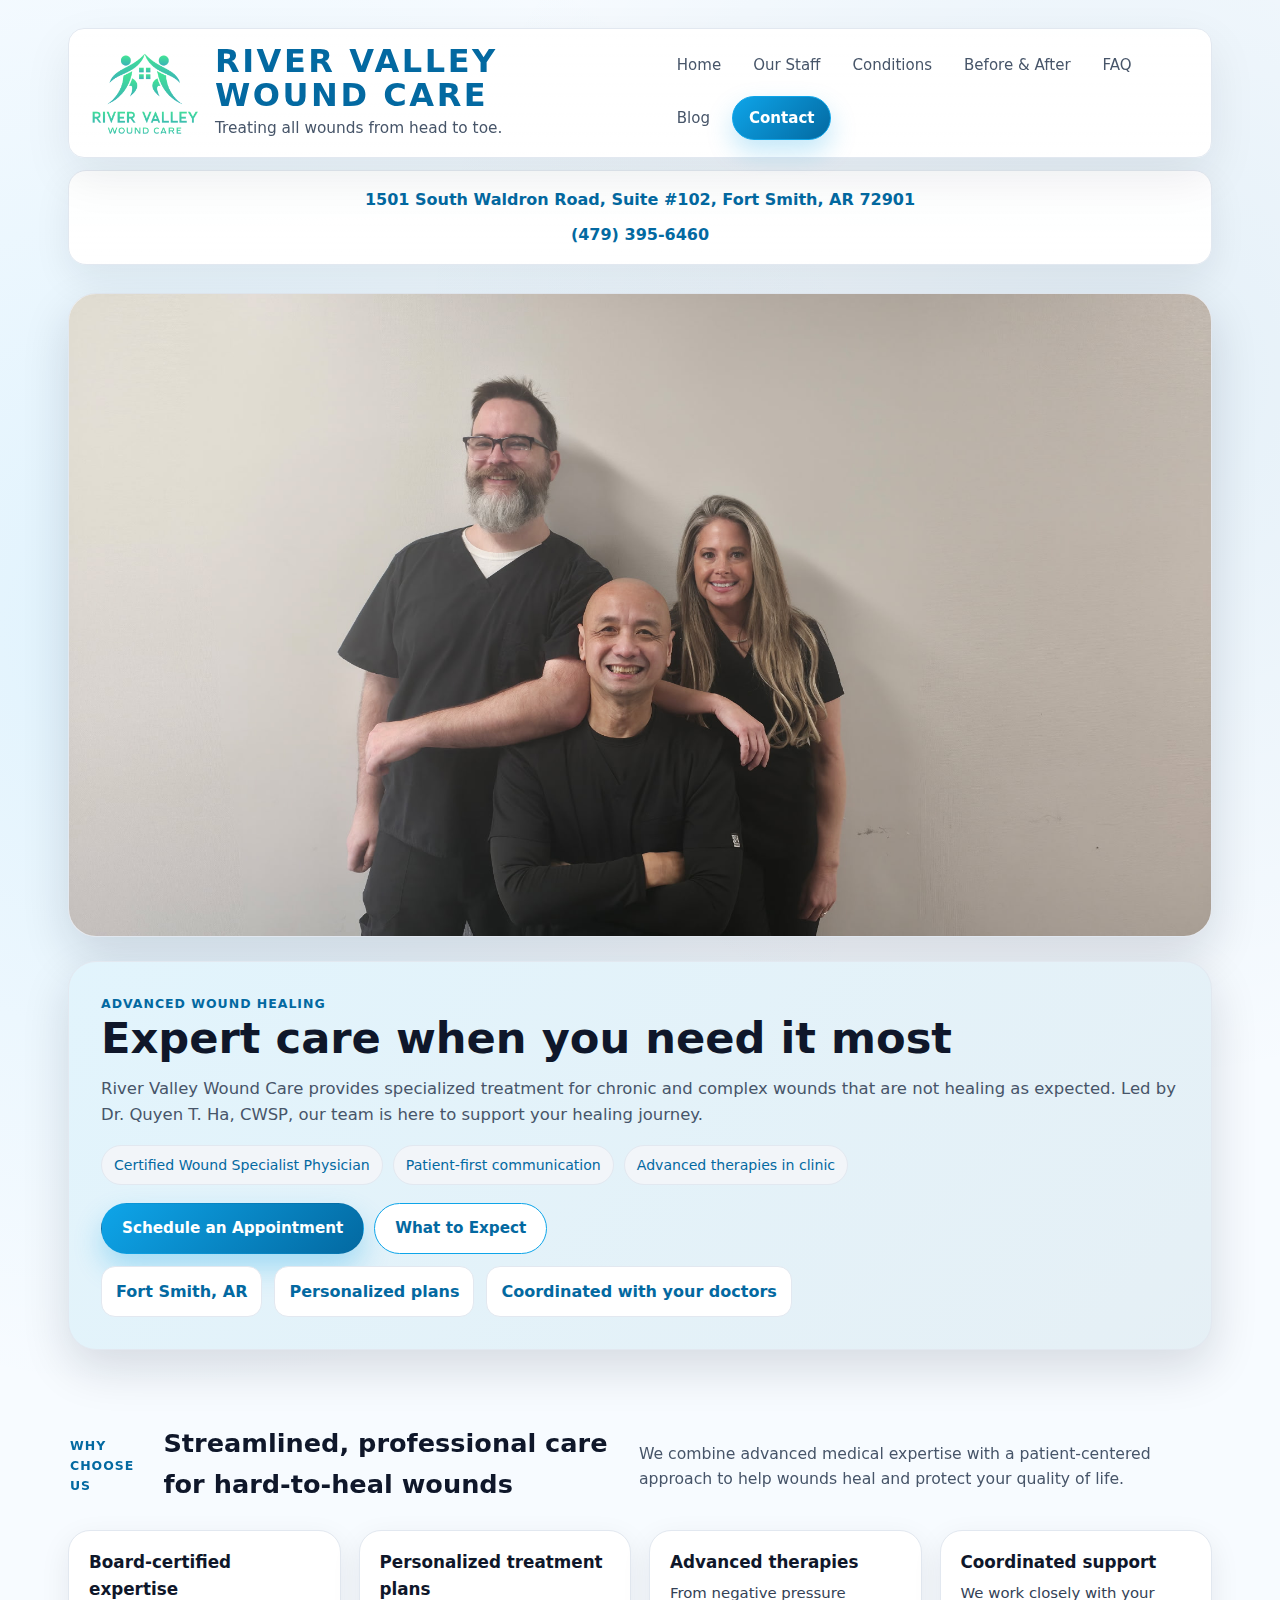
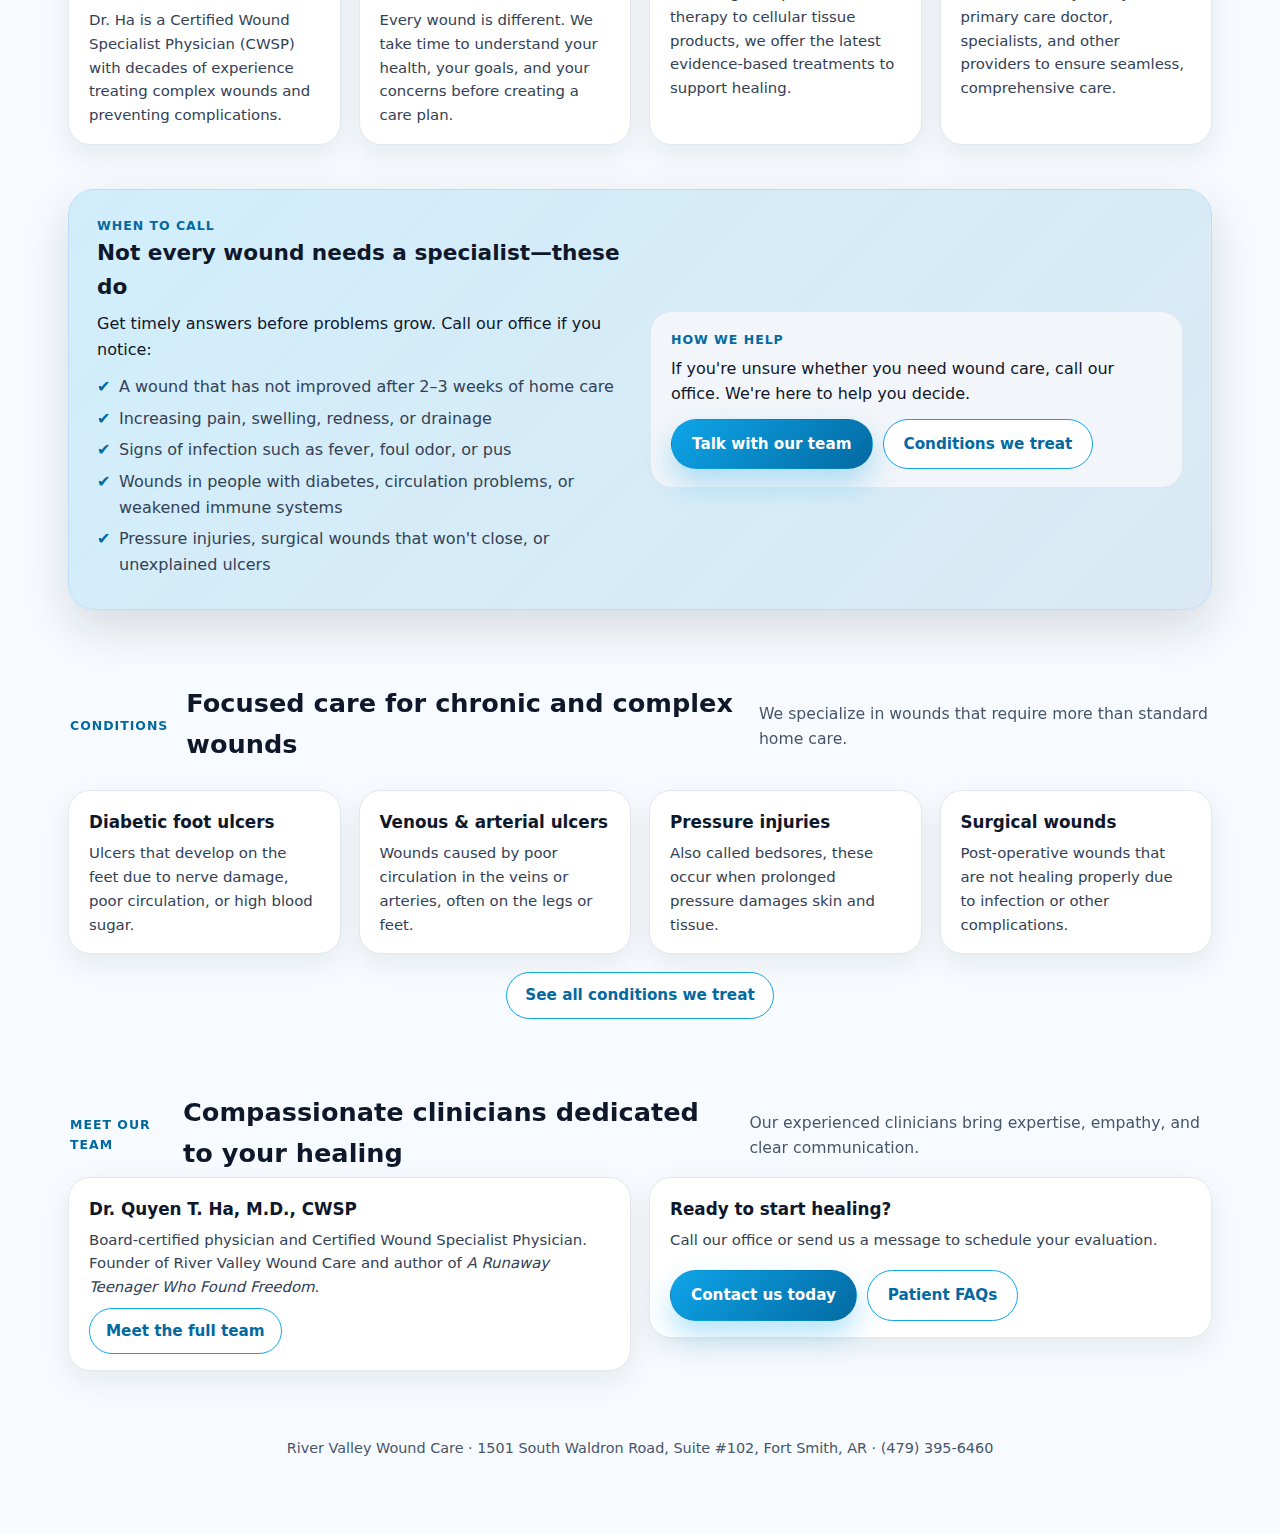
<file: index.html>
<!DOCTYPE html>
<html lang="en">
<head>
  <meta charset="UTF-8" />
  <title>River Valley Wound Care | Fort Smith, Arkansas</title>
  <meta name="viewport" content="width=device-width, initial-scale=1" />
  <meta
    name="description"
    content="River Valley Wound Care in Fort Smith, Arkansas delivers expert treatment for chronic and complex wounds with compassionate, patient-first care."
  />
  <link rel="stylesheet" href="css/styles.css" />
  <script defer src="js/navigation.js"></script>
</head>
<body>
  <div class="page">
    <div id="site-header"></div>

    <main>
      <section class="team-photo-banner">
        <img src="images/team/team-hero.jpg" alt="River Valley Wound Care team smiling together" />
      </section>

      <section class="hero">
        <div class="hero-content">
          <div class="eyebrow">Advanced wound healing</div>
          <h1>Expert care when you need it most</h1>
          <p>
            River Valley Wound Care provides specialized treatment for chronic and complex wounds that are not healing as expected. Led by Dr. Quyen T. Ha, CWSP, our team is here to support your healing journey.
          </p>
          <div class="badge-row">
            <span class="pill">Certified Wound Specialist Physician</span>
            <span class="pill">Patient-first communication</span>
            <span class="pill">Advanced therapies in clinic</span>
          </div>
          <div class="hero-actions">
            <a href="Contact.html" class="button primary">Schedule an Appointment</a>
            <a href="blog-wound-care-visit.html" class="button secondary">What to Expect</a>
          </div>
          <div class="stat-row">
            <a
              class="stat"
              href="https://www.google.com/maps?q=1501+South+Waldron+Road,+Suite+%23102,+Fort+Smith,+AR+72901"
              target="_blank"
              rel="noopener noreferrer"
            >
              Fort Smith, AR
            </a>
            <div class="stat">Personalized plans</div>
            <div class="stat">Coordinated with your doctors</div>
          </div>
        </div>
      </section>

      <section class="section">
        <header>
          <div class="eyebrow">Why choose us</div>
          <h2>Streamlined, professional care for hard-to-heal wounds</h2>
          <p class="intro">
            We combine advanced medical expertise with a patient-centered approach to help wounds heal and protect your quality of life.
          </p>
        </header>
        <div class="grid">
          <div class="card">
            <h3>Board-certified expertise</h3>
            <p>Dr. Ha is a Certified Wound Specialist Physician (CWSP) with decades of experience treating complex wounds and preventing complications.</p>
          </div>
          <div class="card">
            <h3>Personalized treatment plans</h3>
            <p>Every wound is different. We take time to understand your health, your goals, and your concerns before creating a care plan.</p>
          </div>
          <div class="card">
            <h3>Advanced therapies</h3>
            <p>From negative pressure therapy to cellular tissue products, we offer the latest evidence-based treatments to support healing.</p>
          </div>
          <div class="card">
            <h3>Coordinated support</h3>
            <p>We work closely with your primary care doctor, specialists, and other providers to ensure seamless, comprehensive care.</p>
          </div>
        </div>
      </section>

      <section class="highlight">
        <div>
          <div class="eyebrow">When to call</div>
          <h2>Not every wound needs a specialist—these do</h2>
          <p>Get timely answers before problems grow. Call our office if you notice:</p>
          <ul class="list-check">
            <li>A wound that has not improved after 2–3 weeks of home care</li>
            <li>Increasing pain, swelling, redness, or drainage</li>
            <li>Signs of infection such as fever, foul odor, or pus</li>
            <li>Wounds in people with diabetes, circulation problems, or weakened immune systems</li>
            <li>Pressure injuries, surgical wounds that won't close, or unexplained ulcers</li>
          </ul>
        </div>
        <div class="summary-box">
          <div class="eyebrow">How we help</div>
          <p class="subtitle">If you're unsure whether you need wound care, call our office. We're here to help you decide.</p>
          <div class="hero-actions">
            <a href="Contact.html" class="button primary">Talk with our team</a>
            <a href="Conditions.html" class="button secondary">Conditions we treat</a>
          </div>
        </div>
      </section>

      <section class="section">
        <header>
          <div class="eyebrow">Conditions</div>
          <h2>Focused care for chronic and complex wounds</h2>
          <p class="intro">We specialize in wounds that require more than standard home care.</p>
        </header>
        <div class="grid">
          <div class="card">
            <h3>Diabetic foot ulcers</h3>
            <p>Ulcers that develop on the feet due to nerve damage, poor circulation, or high blood sugar.</p>
          </div>
          <div class="card">
            <h3>Venous & arterial ulcers</h3>
            <p>Wounds caused by poor circulation in the veins or arteries, often on the legs or feet.</p>
          </div>
          <div class="card">
            <h3>Pressure injuries</h3>
            <p>Also called bedsores, these occur when prolonged pressure damages skin and tissue.</p>
          </div>
          <div class="card">
            <h3>Surgical wounds</h3>
            <p>Post-operative wounds that are not healing properly due to infection or other complications.</p>
          </div>
        </div>
        <p class="mt-18 text-center">
          <a href="Conditions.html" class="button secondary compact">See all conditions we treat</a>
        </p>
      </section>

      <section class="section">
        <header>
          <div class="eyebrow">Meet our team</div>
          <h2>Compassionate clinicians dedicated to your healing</h2>
          <p class="intro">Our experienced clinicians bring expertise, empathy, and clear communication.</p>
        </header>
        <div class="split">
          <div class="card">
            <h3>Dr. Quyen T. Ha, M.D., CWSP</h3>
            <p class="mb-8">Board-certified physician and Certified Wound Specialist Physician. Founder of River Valley Wound Care and author of <em>A Runaway Teenager Who Found Freedom</em>.</p>
            <p><a href="Staff.html" class="button secondary slim">Meet the full team</a></p>
          </div>
          <div class="card">
            <h3>Ready to start healing?</h3>
            <p class="subtitle mt-0">Call our office or send us a message to schedule your evaluation.</p>
            <div class="hero-actions">
              <a href="Contact.html" class="button primary">Contact us today</a>
              <a href="FAQ.html" class="button secondary">Patient FAQs</a>
            </div>
          </div>
        </div>
      </section>
    </main>

    <footer>
      River Valley Wound Care · 1501 South Waldron Road, Suite #102, Fort Smith, AR · (479) 395-6460
    </footer>
  </div>
</body>
</html>
</file>
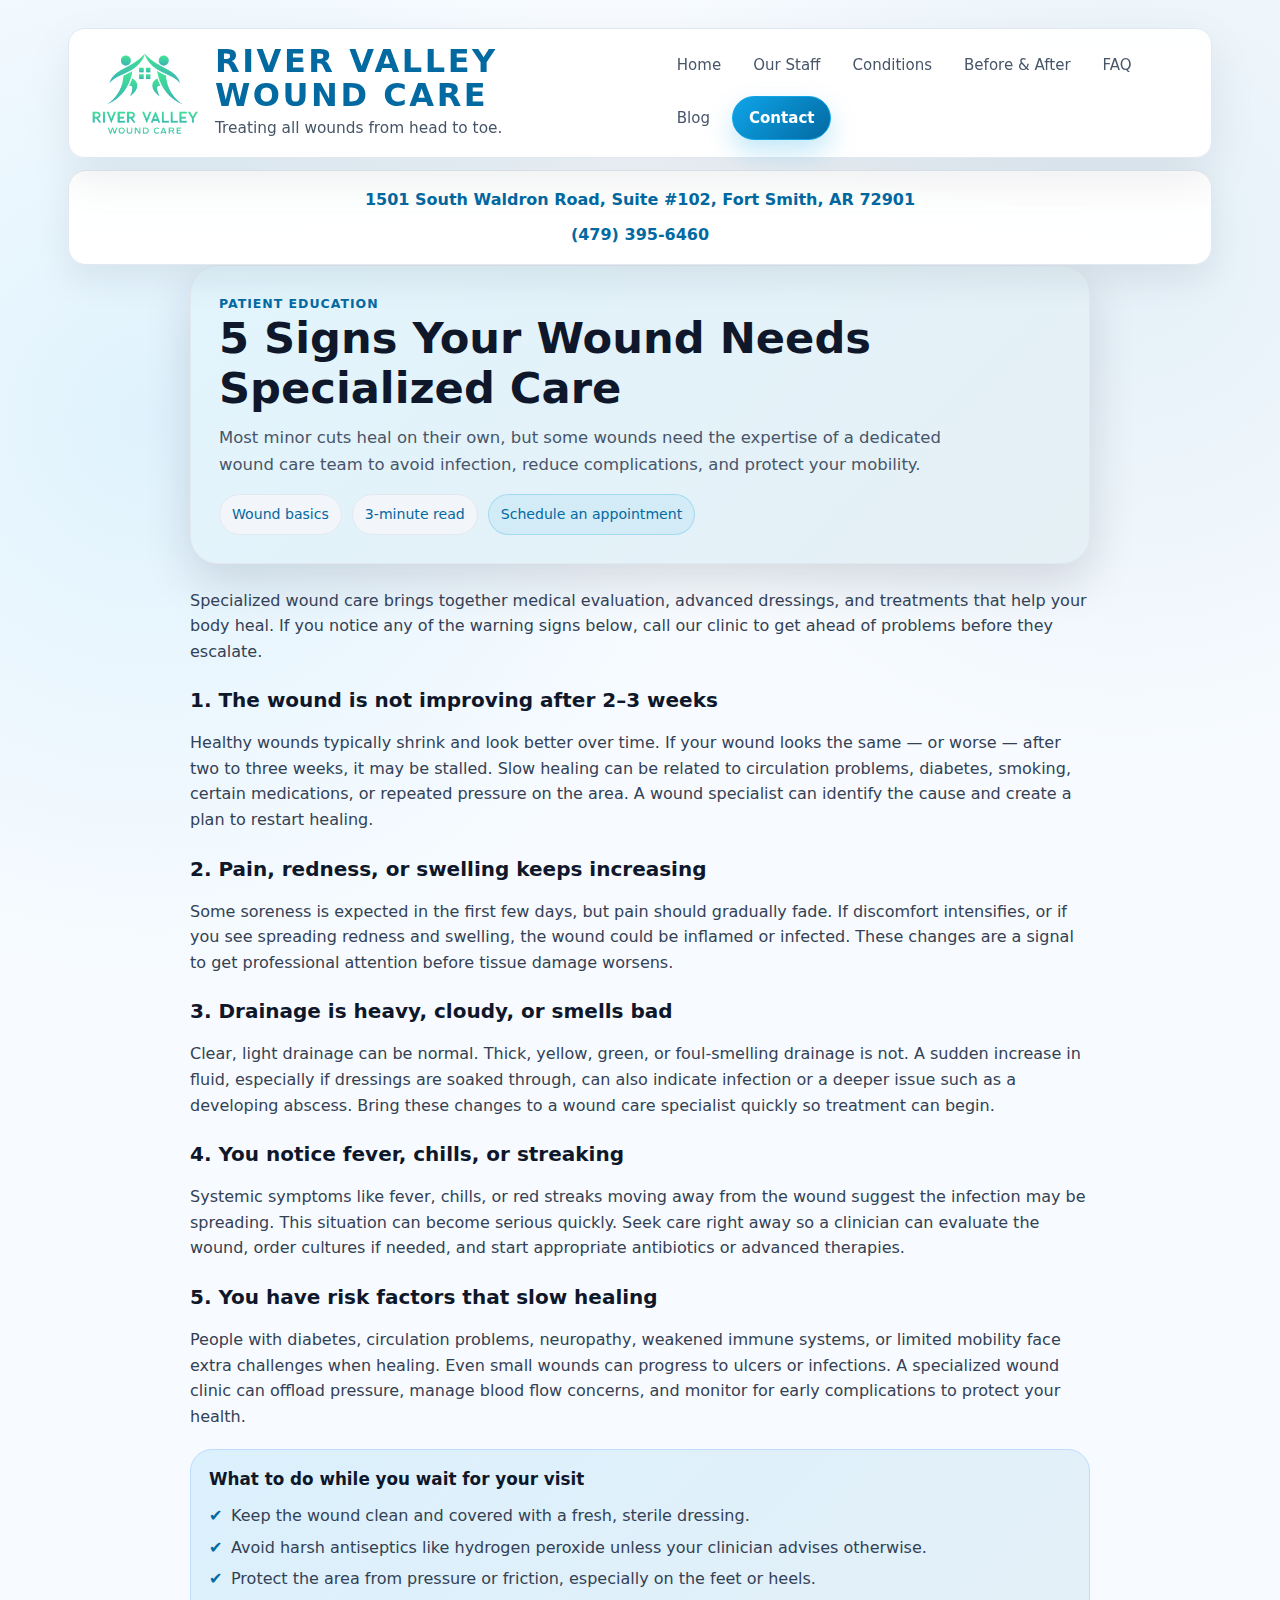
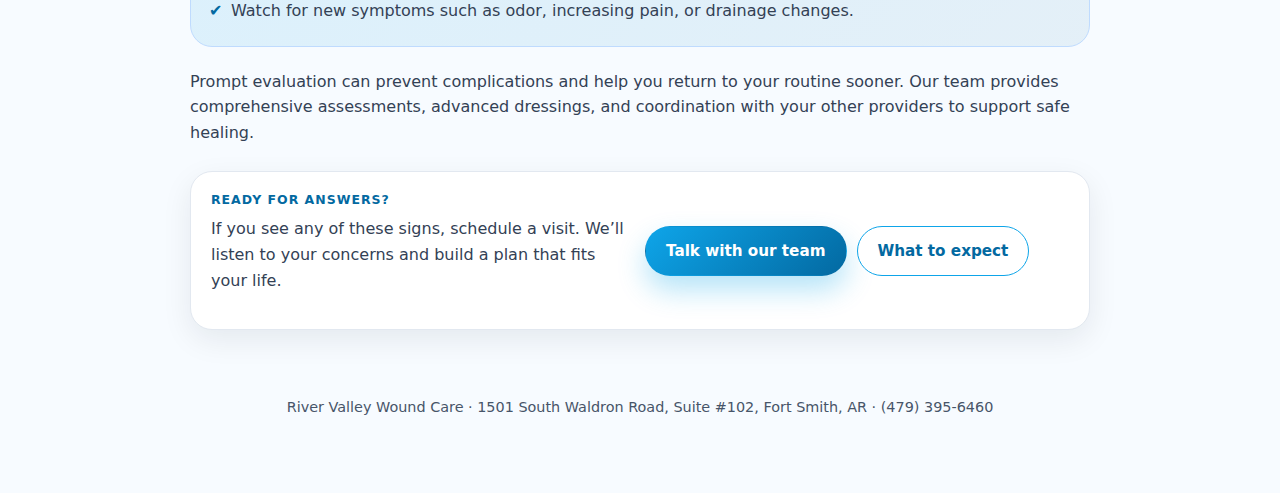
<file: blog-5-signs-specialized-care.html>
<!DOCTYPE html>
<html lang="en">
<head>
  <meta charset="UTF-8" />
  <title>5 Signs Your Wound Needs Specialized Care | River Valley Wound Care</title>
  <meta name="viewport" content="width=device-width, initial-scale=1" />
  <meta
    name="description"
    content="Learn the top warning signs that a wound needs specialized care, including slow healing, infection, and high-risk conditions."
  />
  <link rel="stylesheet" href="css/styles.css" />
  <script defer src="js/navigation.js"></script>
</head>
<body>
  <div class="page">
    <div id="site-header"></div>

    <main class="article-page">
      <section class="hero article-hero">
        <div class="hero-content">
          <div class="eyebrow">Patient Education</div>
          <h1>5 Signs Your Wound Needs Specialized Care</h1>
          <p class="subtitle">
            Most minor cuts heal on their own, but some wounds need the expertise of a dedicated wound care team to avoid
            infection, reduce complications, and protect your mobility.
          </p>
          <div class="article-meta">
            <span class="pill">Wound basics</span>
            <span class="pill">3-minute read</span>
            <a class="pill link-pill" href="Contact.html">Schedule an appointment</a>
          </div>
        </div>
      </section>

      <article class="article-content">
        <p>
          Specialized wound care brings together medical evaluation, advanced dressings, and treatments that help your body
          heal. If you notice any of the warning signs below, call our clinic to get ahead of problems before they escalate.
        </p>

        <h2>1. The wound is not improving after 2&ndash;3 weeks</h2>
        <p>
          Healthy wounds typically shrink and look better over time. If your wound looks the same &mdash; or worse &mdash; after
          two to three weeks, it may be stalled. Slow healing can be related to circulation problems, diabetes, smoking,
          certain medications, or repeated pressure on the area. A wound specialist can identify the cause and create a plan
          to restart healing.
        </p>

        <h2>2. Pain, redness, or swelling keeps increasing</h2>
        <p>
          Some soreness is expected in the first few days, but pain should gradually fade. If discomfort intensifies, or if
          you see spreading redness and swelling, the wound could be inflamed or infected. These changes are a signal to get
          professional attention before tissue damage worsens.
        </p>

        <h2>3. Drainage is heavy, cloudy, or smells bad</h2>
        <p>
          Clear, light drainage can be normal. Thick, yellow, green, or foul-smelling drainage is not. A sudden increase in
          fluid, especially if dressings are soaked through, can also indicate infection or a deeper issue such as a
          developing abscess. Bring these changes to a wound care specialist quickly so treatment can begin.
        </p>

        <h2>4. You notice fever, chills, or streaking</h2>
        <p>
          Systemic symptoms like fever, chills, or red streaks moving away from the wound suggest the infection may be
          spreading. This situation can become serious quickly. Seek care right away so a clinician can evaluate the wound,
          order cultures if needed, and start appropriate antibiotics or advanced therapies.
        </p>

        <h2>5. You have risk factors that slow healing</h2>
        <p>
          People with diabetes, circulation problems, neuropathy, weakened immune systems, or limited mobility face extra
          challenges when healing. Even small wounds can progress to ulcers or infections. A specialized wound clinic can
          offload pressure, manage blood flow concerns, and monitor for early complications to protect your health.
        </p>

        <div class="article-callout">
          <h3>What to do while you wait for your visit</h3>
          <ul class="list-check">
            <li>Keep the wound clean and covered with a fresh, sterile dressing.</li>
            <li>Avoid harsh antiseptics like hydrogen peroxide unless your clinician advises otherwise.</li>
            <li>Protect the area from pressure or friction, especially on the feet or heels.</li>
            <li>Watch for new symptoms such as odor, increasing pain, or drainage changes.</li>
          </ul>
        </div>

        <p>
          Prompt evaluation can prevent complications and help you return to your routine sooner. Our team provides
          comprehensive assessments, advanced dressings, and coordination with your other providers to support safe healing.
        </p>

        <div class="article-cta">
          <div>
            <div class="eyebrow">Ready for answers?</div>
            <p class="subtitle">
              If you see any of these signs, schedule a visit. We&rsquo;ll listen to your concerns and build a plan that fits your
              life.
            </p>
          </div>
          <div class="hero-actions">
            <a href="Contact.html" class="button primary">Talk with our team</a>
            <a href="FAQ.html" class="button secondary">What to expect</a>
          </div>
        </div>
      </article>
    </main>

    <footer>
      River Valley Wound Care &middot; 1501 South Waldron Road, Suite #102, Fort Smith, AR &middot; (479) 395-6460
    </footer>
  </div>
</body>
</html>
</file>
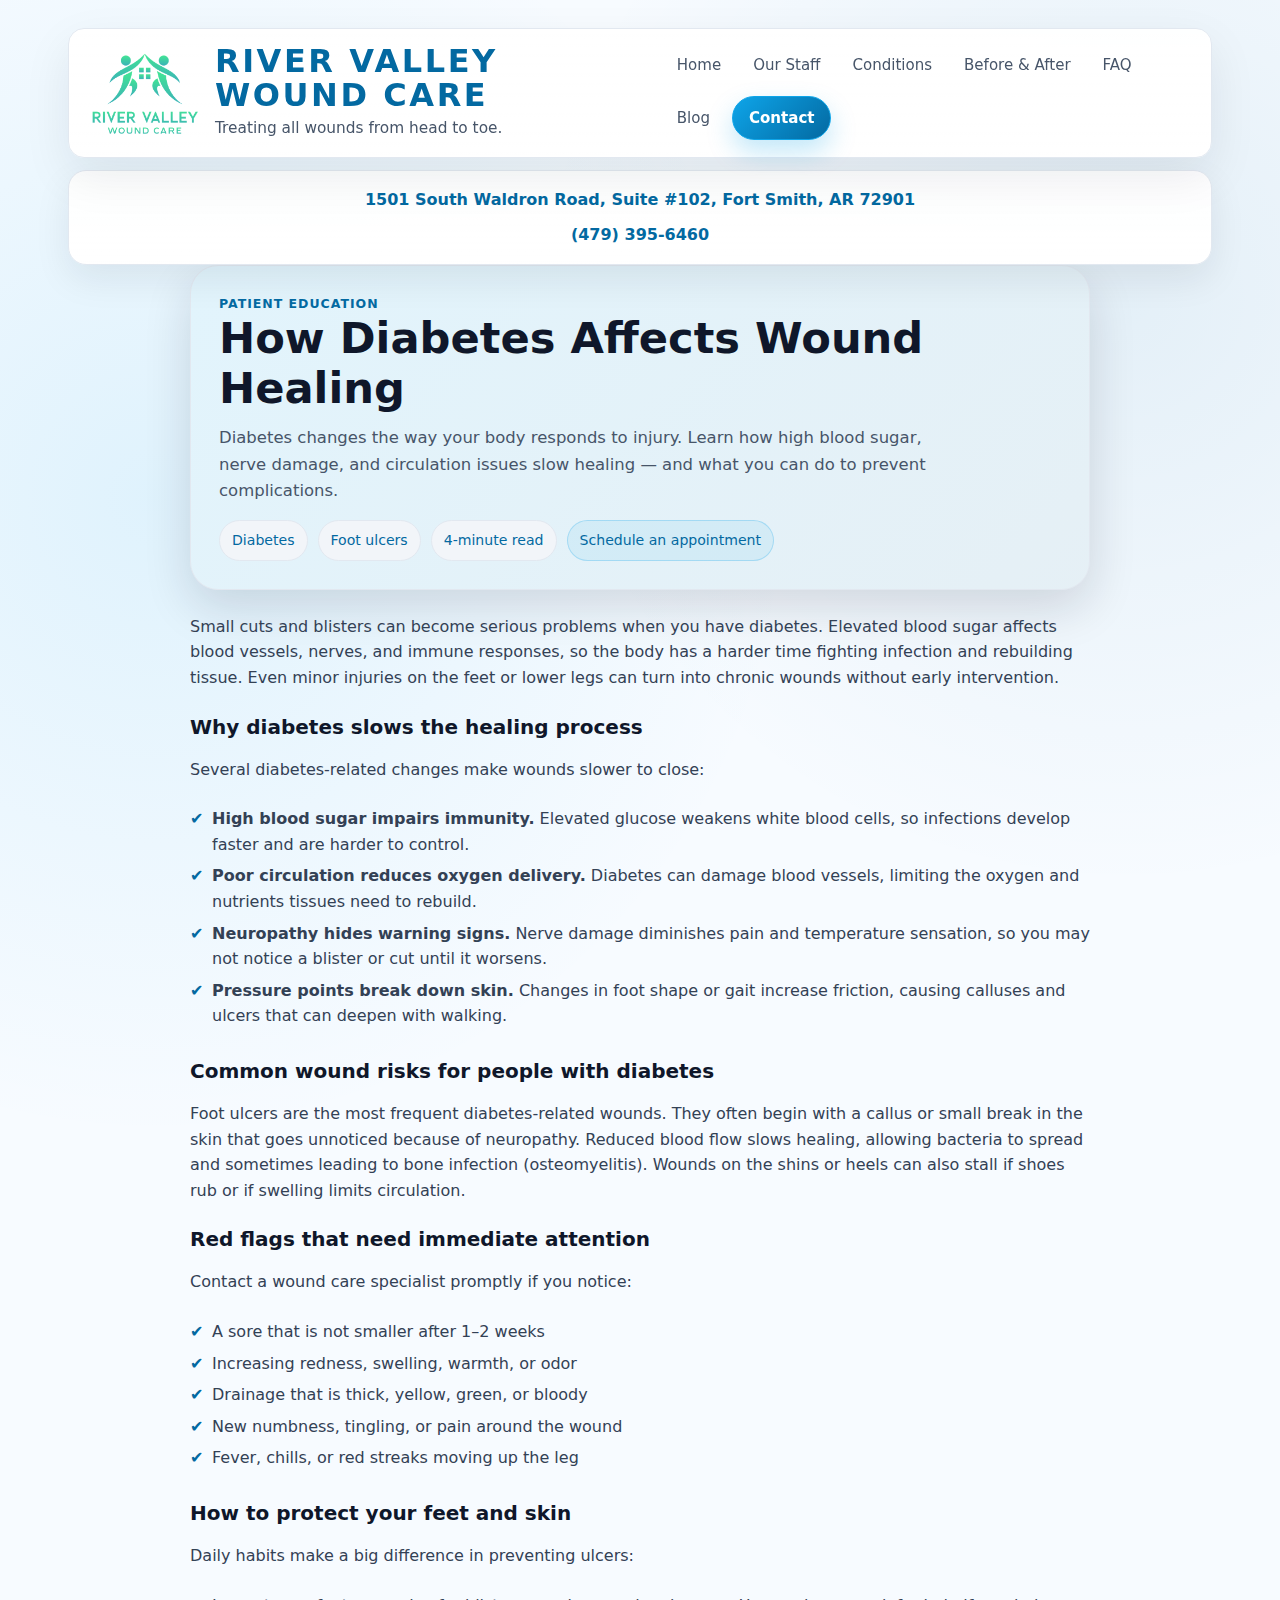
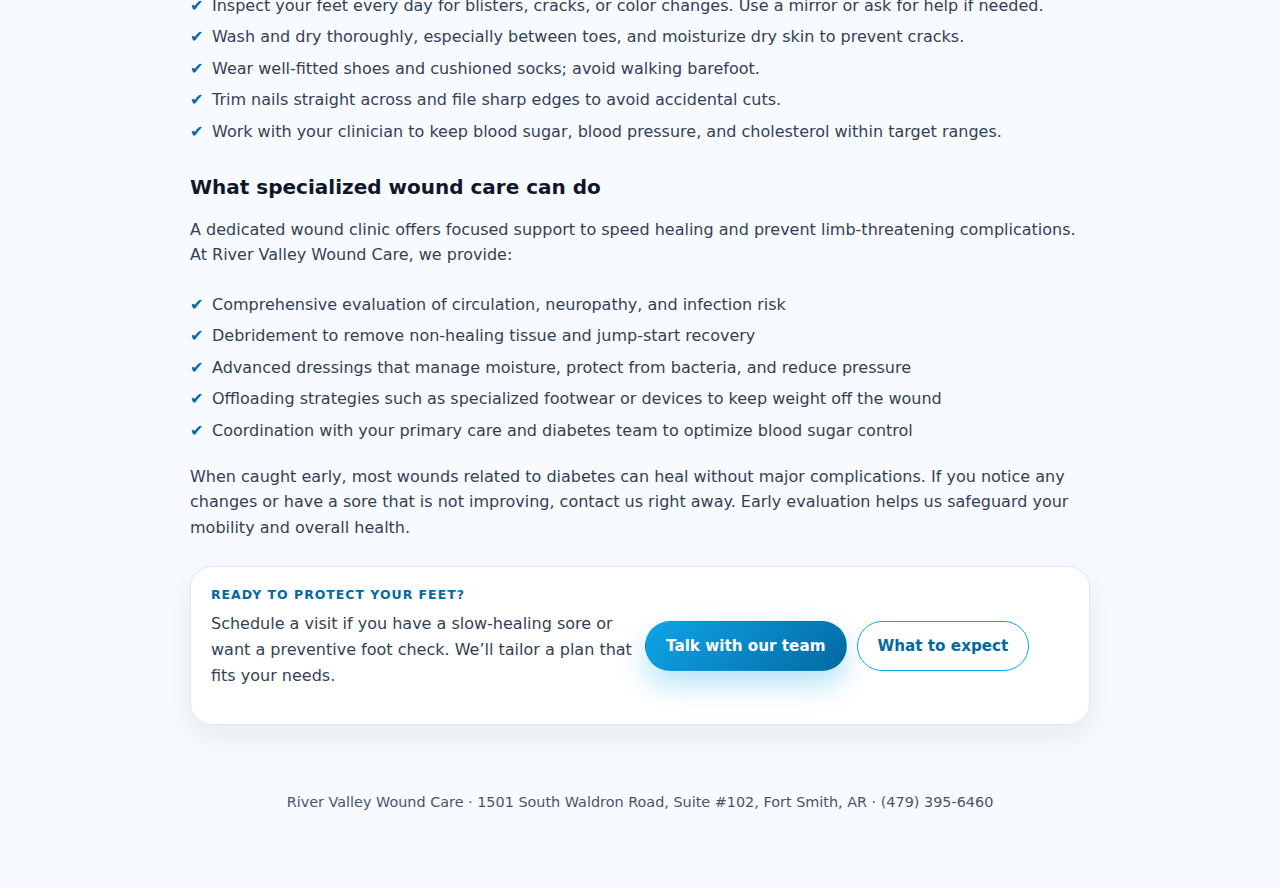
<file: blog-diabetes-wound-healing.html>
<!DOCTYPE html>
<html lang="en">
<head>
  <meta charset="UTF-8" />
  <title>How Diabetes Affects Wound Healing | River Valley Wound Care</title>
  <meta name="viewport" content="width=device-width, initial-scale=1" />
  <meta
    name="description"
    content="Learn why diabetes slows wound healing, the risks of infection and ulcers, and how to protect your feet and skin with proactive care."
  />
  <link rel="stylesheet" href="css/styles.css" />
  <script defer src="js/navigation.js"></script>
</head>
<body>
  <div class="page">
    <div id="site-header"></div>

    <main class="article-page">
      <section class="hero article-hero">
        <div class="hero-content">
          <div class="eyebrow">Patient Education</div>
          <h1>How Diabetes Affects Wound Healing</h1>
          <p class="subtitle">
            Diabetes changes the way your body responds to injury. Learn how high blood sugar, nerve damage, and circulation
            issues slow healing &mdash; and what you can do to prevent complications.
          </p>
          <div class="article-meta">
            <span class="pill">Diabetes</span>
            <span class="pill">Foot ulcers</span>
            <span class="pill">4-minute read</span>
            <a class="pill link-pill" href="Contact.html">Schedule an appointment</a>
          </div>
        </div>
      </section>

      <article class="article-content">
        <p>
          Small cuts and blisters can become serious problems when you have diabetes. Elevated blood sugar affects blood
          vessels, nerves, and immune responses, so the body has a harder time fighting infection and rebuilding tissue. Even
          minor injuries on the feet or lower legs can turn into chronic wounds without early intervention.
        </p>

        <h2>Why diabetes slows the healing process</h2>
        <p>
          Several diabetes-related changes make wounds slower to close:
        </p>
        <ul class="list-check">
          <li><strong>High blood sugar impairs immunity.</strong> Elevated glucose weakens white blood cells, so infections develop faster and are harder to control.</li>
          <li><strong>Poor circulation reduces oxygen delivery.</strong> Diabetes can damage blood vessels, limiting the oxygen and nutrients tissues need to rebuild.</li>
          <li><strong>Neuropathy hides warning signs.</strong> Nerve damage diminishes pain and temperature sensation, so you may not notice a blister or cut until it worsens.</li>
          <li><strong>Pressure points break down skin.</strong> Changes in foot shape or gait increase friction, causing calluses and ulcers that can deepen with walking.</li>
        </ul>

        <h2>Common wound risks for people with diabetes</h2>
        <p>
          Foot ulcers are the most frequent diabetes-related wounds. They often begin with a callus or small break in the skin
          that goes unnoticed because of neuropathy. Reduced blood flow slows healing, allowing bacteria to spread and
          sometimes leading to bone infection (osteomyelitis). Wounds on the shins or heels can also stall if shoes rub or if
          swelling limits circulation.
        </p>

        <h2>Red flags that need immediate attention</h2>
        <p>
          Contact a wound care specialist promptly if you notice:
        </p>
        <ul class="list-check">
          <li>A sore that is not smaller after 1&ndash;2 weeks</li>
          <li>Increasing redness, swelling, warmth, or odor</li>
          <li>Drainage that is thick, yellow, green, or bloody</li>
          <li>New numbness, tingling, or pain around the wound</li>
          <li>Fever, chills, or red streaks moving up the leg</li>
        </ul>

        <h2>How to protect your feet and skin</h2>
        <p>
          Daily habits make a big difference in preventing ulcers:
        </p>
        <ul class="list-check">
          <li>Inspect your feet every day for blisters, cracks, or color changes. Use a mirror or ask for help if needed.</li>
          <li>Wash and dry thoroughly, especially between toes, and moisturize dry skin to prevent cracks.</li>
          <li>Wear well-fitted shoes and cushioned socks; avoid walking barefoot.</li>
          <li>Trim nails straight across and file sharp edges to avoid accidental cuts.</li>
          <li>Work with your clinician to keep blood sugar, blood pressure, and cholesterol within target ranges.</li>
        </ul>

        <h2>What specialized wound care can do</h2>
        <p>
          A dedicated wound clinic offers focused support to speed healing and prevent limb-threatening complications. At
          River Valley Wound Care, we provide:
        </p>
        <ul class="list-check">
          <li>Comprehensive evaluation of circulation, neuropathy, and infection risk</li>
          <li>Debridement to remove non-healing tissue and jump-start recovery</li>
          <li>Advanced dressings that manage moisture, protect from bacteria, and reduce pressure</li>
          <li>Offloading strategies such as specialized footwear or devices to keep weight off the wound</li>
          <li>Coordination with your primary care and diabetes team to optimize blood sugar control</li>
        </ul>

        <p>
          When caught early, most wounds related to diabetes can heal without major complications. If you notice any changes
          or have a sore that is not improving, contact us right away. Early evaluation helps us safeguard your mobility and
          overall health.
        </p>

        <div class="article-cta">
          <div>
            <div class="eyebrow">Ready to protect your feet?</div>
            <p class="subtitle">
              Schedule a visit if you have a slow-healing sore or want a preventive foot check. We&rsquo;ll tailor a plan that fits
              your needs.
            </p>
          </div>
          <div class="hero-actions">
            <a href="Contact.html" class="button primary">Talk with our team</a>
            <a href="FAQ.html" class="button secondary">What to expect</a>
          </div>
        </div>
      </article>
    </main>

    <footer>
      River Valley Wound Care &middot; 1501 South Waldron Road, Suite #102, Fort Smith, AR &middot; (479) 395-6460
    </footer>
  </div>
</body>
</html>
</file>
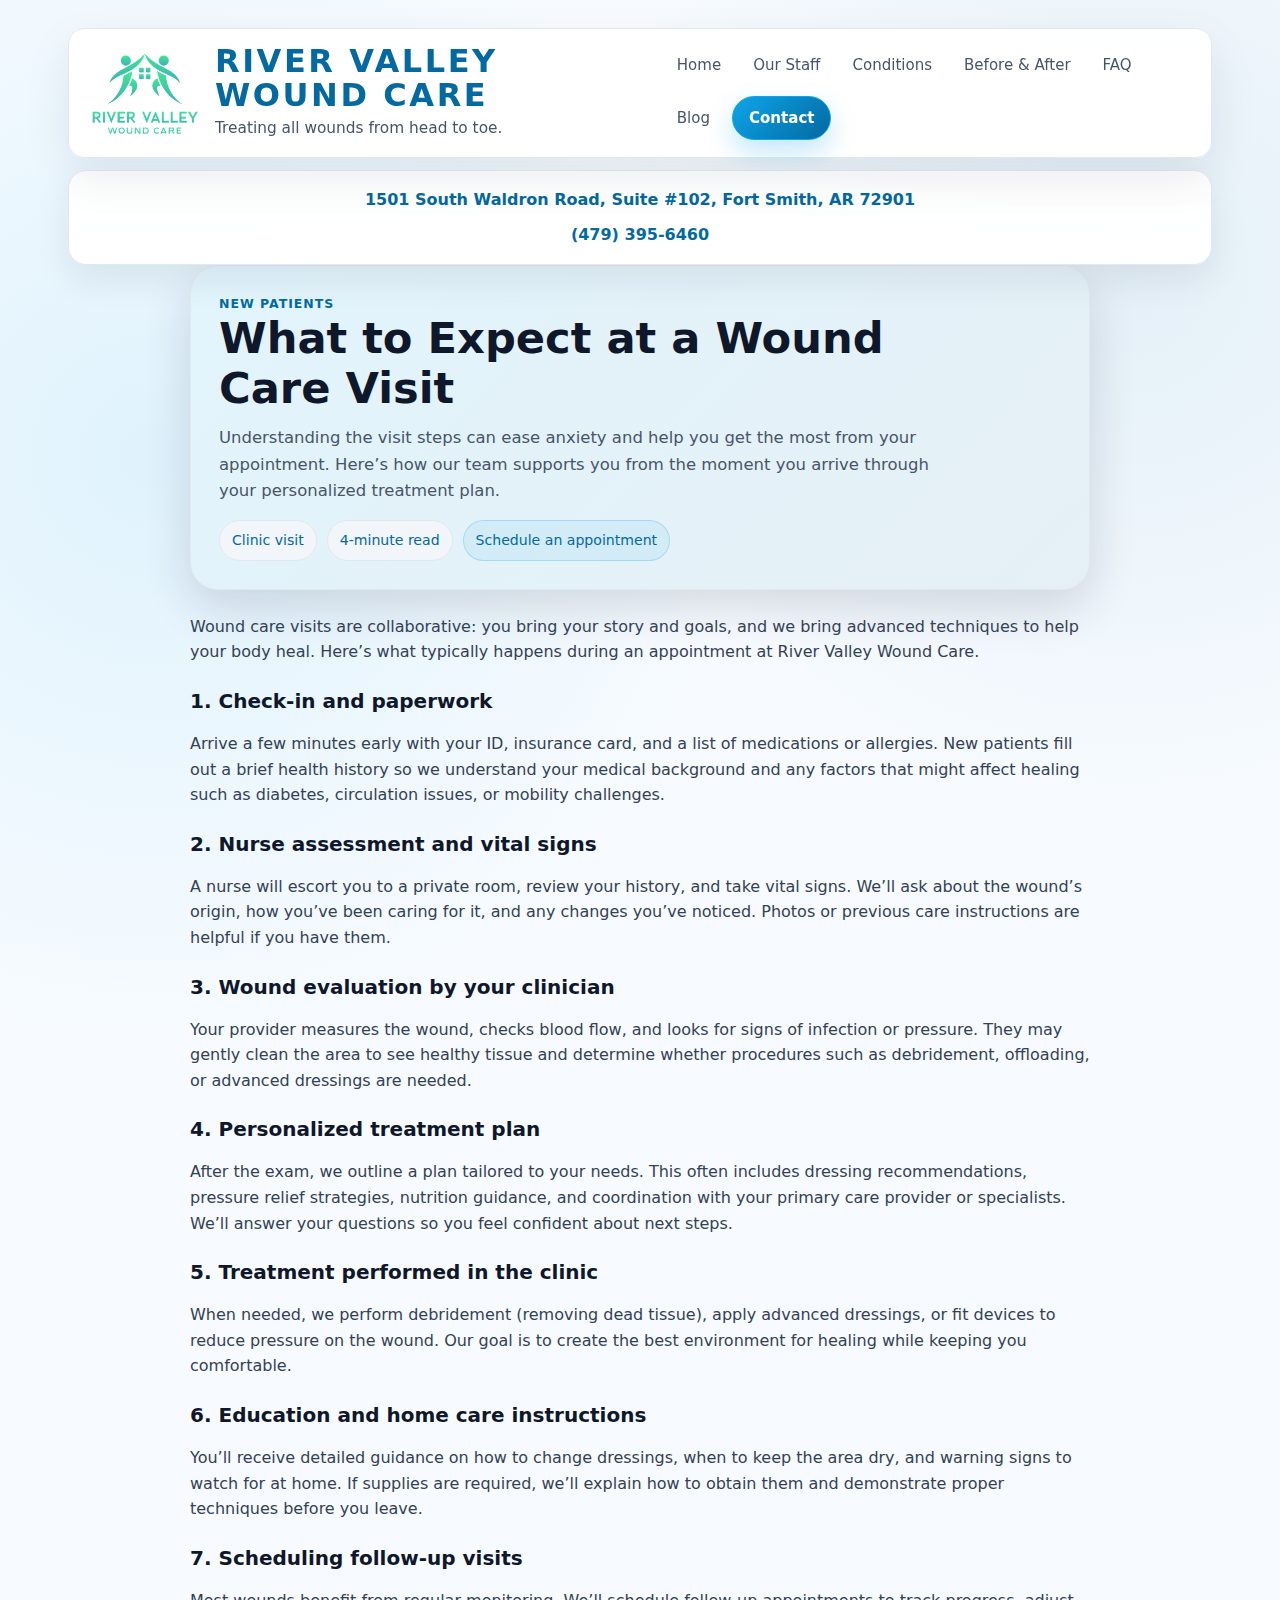
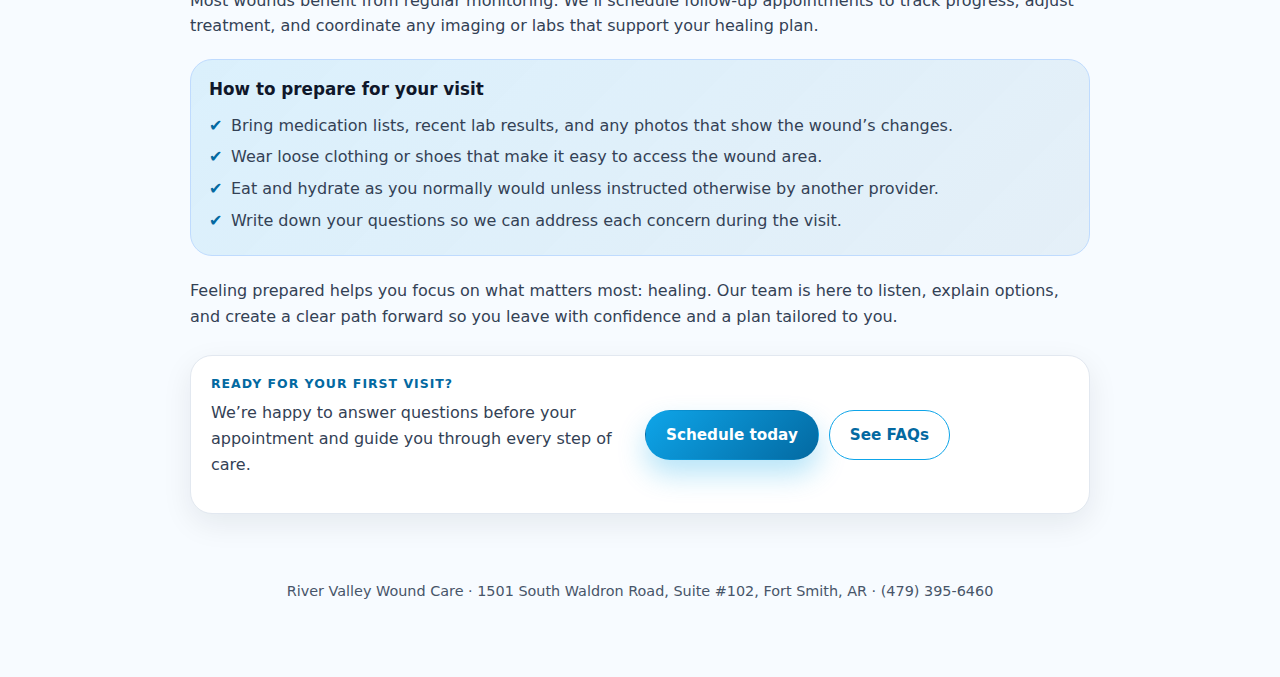
<file: blog-wound-care-visit.html>
<!DOCTYPE html>
<html lang="en">
<head>
  <meta charset="UTF-8" />
  <title>What to Expect at a Wound Care Visit | River Valley Wound Care</title>
  <meta name="viewport" content="width=device-width, initial-scale=1" />
  <meta
    name="description"
    content="Walk through a typical wound care visit at River Valley Wound Care so you know how to prepare and what happens from check-in to follow-up."
  />
  <link rel="stylesheet" href="css/styles.css" />
  <script defer src="js/navigation.js"></script>
</head>
<body>
  <div class="page">
    <div id="site-header"></div>

    <main class="article-page">
      <section class="hero article-hero">
        <div class="hero-content">
          <div class="eyebrow">New Patients</div>
          <h1>What to Expect at a Wound Care Visit</h1>
          <p class="subtitle">
            Understanding the visit steps can ease anxiety and help you get the most from your appointment. Here’s how our
            team supports you from the moment you arrive through your personalized treatment plan.
          </p>
          <div class="article-meta">
            <span class="pill">Clinic visit</span>
            <span class="pill">4-minute read</span>
            <a class="pill link-pill" href="Contact.html">Schedule an appointment</a>
          </div>
        </div>
      </section>

      <article class="article-content">
        <p>
          Wound care visits are collaborative: you bring your story and goals, and we bring advanced techniques to help your
          body heal. Here’s what typically happens during an appointment at River Valley Wound Care.
        </p>

        <h2>1. Check-in and paperwork</h2>
        <p>
          Arrive a few minutes early with your ID, insurance card, and a list of medications or allergies. New patients fill
          out a brief health history so we understand your medical background and any factors that might affect healing such
          as diabetes, circulation issues, or mobility challenges.
        </p>

        <h2>2. Nurse assessment and vital signs</h2>
        <p>
          A nurse will escort you to a private room, review your history, and take vital signs. We’ll ask about the wound’s
          origin, how you’ve been caring for it, and any changes you’ve noticed. Photos or previous care instructions are
          helpful if you have them.
        </p>

        <h2>3. Wound evaluation by your clinician</h2>
        <p>
          Your provider measures the wound, checks blood flow, and looks for signs of infection or pressure. They may gently
          clean the area to see healthy tissue and determine whether procedures such as debridement, offloading, or advanced
          dressings are needed.
        </p>

        <h2>4. Personalized treatment plan</h2>
        <p>
          After the exam, we outline a plan tailored to your needs. This often includes dressing recommendations, pressure
          relief strategies, nutrition guidance, and coordination with your primary care provider or specialists. We’ll answer
          your questions so you feel confident about next steps.
        </p>

        <h2>5. Treatment performed in the clinic</h2>
        <p>
          When needed, we perform debridement (removing dead tissue), apply advanced dressings, or fit devices to reduce
          pressure on the wound. Our goal is to create the best environment for healing while keeping you comfortable.
        </p>

        <h2>6. Education and home care instructions</h2>
        <p>
          You’ll receive detailed guidance on how to change dressings, when to keep the area dry, and warning signs to watch
          for at home. If supplies are required, we’ll explain how to obtain them and demonstrate proper techniques before you
          leave.
        </p>

        <h2>7. Scheduling follow-up visits</h2>
        <p>
          Most wounds benefit from regular monitoring. We’ll schedule follow-up appointments to track progress, adjust
          treatment, and coordinate any imaging or labs that support your healing plan.
        </p>

        <div class="article-callout">
          <h3>How to prepare for your visit</h3>
          <ul class="list-check">
            <li>Bring medication lists, recent lab results, and any photos that show the wound’s changes.</li>
            <li>Wear loose clothing or shoes that make it easy to access the wound area.</li>
            <li>Eat and hydrate as you normally would unless instructed otherwise by another provider.</li>
            <li>Write down your questions so we can address each concern during the visit.</li>
          </ul>
        </div>

        <p>
          Feeling prepared helps you focus on what matters most: healing. Our team is here to listen, explain options, and
          create a clear path forward so you leave with confidence and a plan tailored to you.
        </p>

        <div class="article-cta">
          <div>
            <div class="eyebrow">Ready for your first visit?</div>
            <p class="subtitle">
              We’re happy to answer questions before your appointment and guide you through every step of care.
            </p>
          </div>
          <div class="hero-actions">
            <a href="Contact.html" class="button primary">Schedule today</a>
            <a href="FAQ.html" class="button secondary">See FAQs</a>
          </div>
        </div>
      </article>
    </main>

    <footer>
      River Valley Wound Care &middot; 1501 South Waldron Road, Suite #102, Fort Smith, AR &middot; (479) 395-6460
    </footer>
  </div>
</body>
</html>
</file>
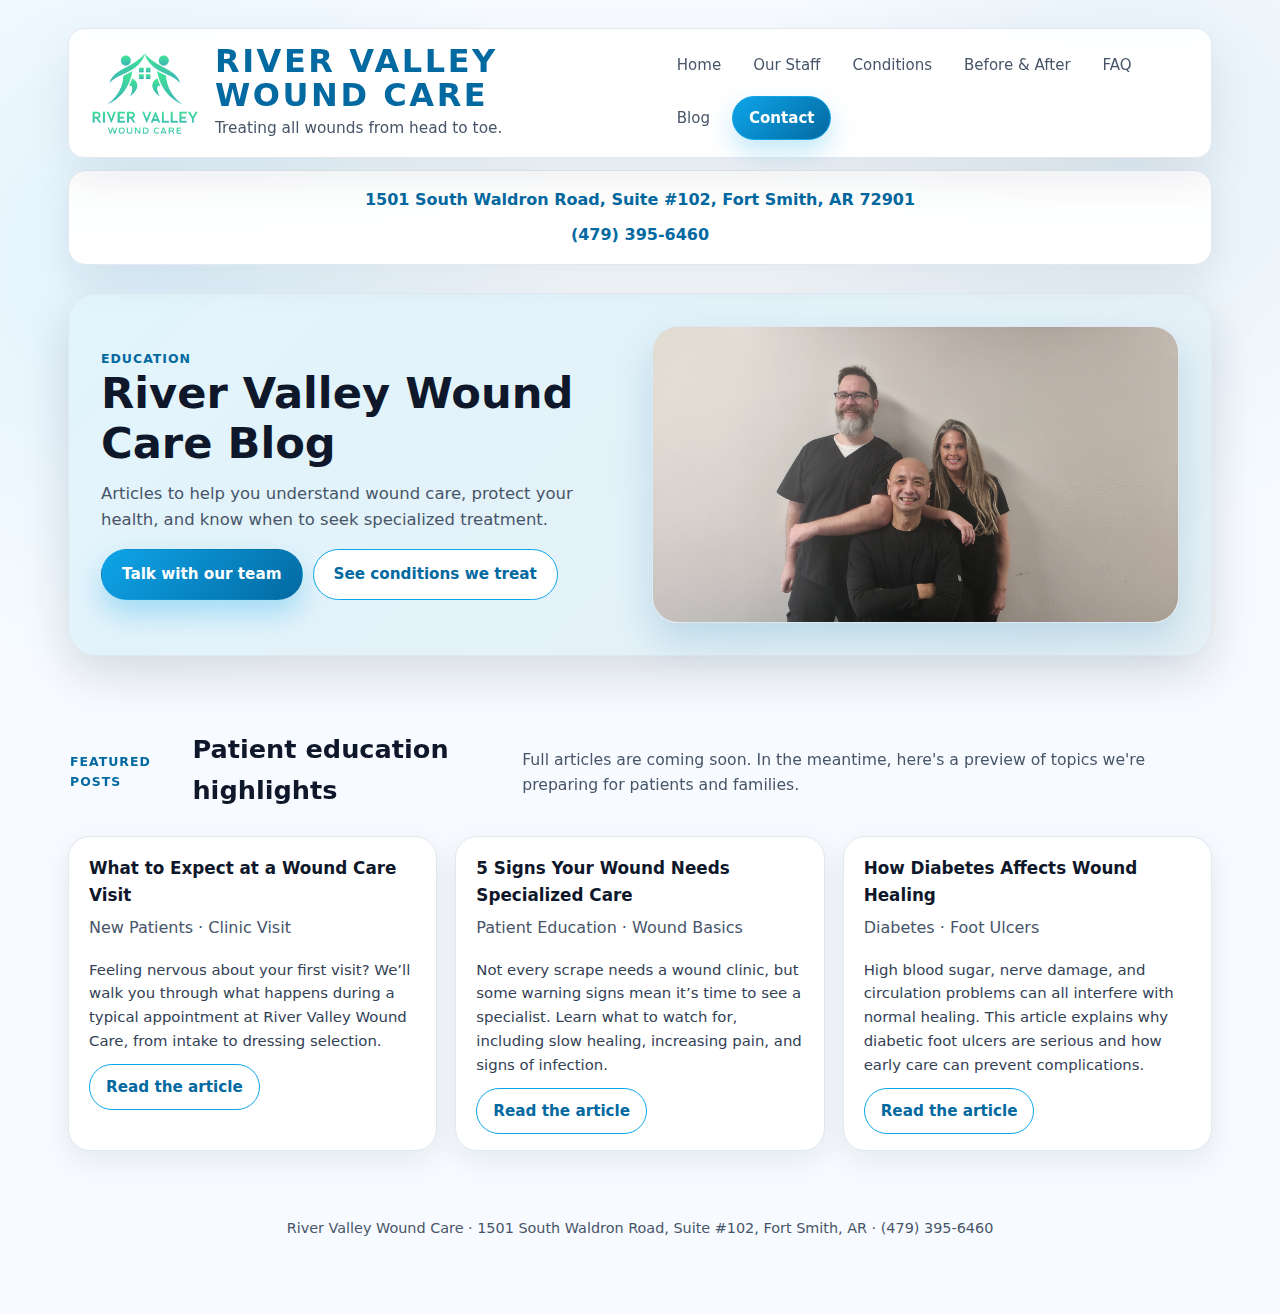
<file: Blog.html>
<!DOCTYPE html>
<html lang="en">
<head>
  <meta charset="UTF-8" />
  <title>River Valley Wound Care | Blog</title>
  <meta name="viewport" content="width=device-width, initial-scale=1" />
  <meta
    name="description"
    content="Educational articles from River Valley Wound Care to help patients understand wound healing, diabetes care, and when to see a specialist."
  />
  <link rel="stylesheet" href="css/styles.css" />
  <script defer src="js/navigation.js"></script>
</head>
<body>
  <div class="page">
    <div id="site-header"></div>

    <main>
      <section class="hero">
        <div class="hero-content">
          <div class="eyebrow">Education</div>
          <h1>River Valley Wound Care Blog</h1>
          <p class="subtitle">Articles to help you understand wound care, protect your health, and know when to seek specialized treatment.</p>
          <div class="hero-actions">
            <a href="Contact.html" class="button primary">Talk with our team</a>
            <a href="Conditions.html" class="button secondary">See conditions we treat</a>
          </div>
        </div>
        <div class="hero-image">
          <img src="images/team/team-hero.jpg" alt="Clinicians reviewing charts" />
        </div>
      </section>

      <section class="section">
        <header>
          <div class="eyebrow">Featured posts</div>
          <h2>Patient education highlights</h2>
          <p class="intro">Full articles are coming soon. In the meantime, here's a preview of topics we're preparing for patients and families.</p>
        </header>

        <div class="grid">
          <article class="card">
            <h3>What to Expect at a Wound Care Visit</h3>
            <div class="subtitle subtitle-inline">New Patients · Clinic Visit</div>
            <p>Feeling nervous about your first visit? We’ll walk you through what happens during a typical appointment at River Valley Wound Care, from intake to dressing selection.</p>
            <div class="hero-actions mt-10">
              <a href="blog-wound-care-visit.html" class="button secondary slim">Read the article</a>
            </div>
          </article>

          <article class="card">
            <h3>5 Signs Your Wound Needs Specialized Care</h3>
            <div class="subtitle subtitle-inline">Patient Education · Wound Basics</div>
            <p>Not every scrape needs a wound clinic, but some warning signs mean it’s time to see a specialist. Learn what to watch for, including slow healing, increasing pain, and signs of infection.</p>
            <div class="hero-actions mt-10">
              <a href="blog-5-signs-specialized-care.html" class="button secondary slim">Read the article</a>
            </div>
          </article>

          <article class="card">
            <h3>How Diabetes Affects Wound Healing</h3>
            <div class="subtitle subtitle-inline">Diabetes · Foot Ulcers</div>
            <p>High blood sugar, nerve damage, and circulation problems can all interfere with normal healing. This article explains why diabetic foot ulcers are serious and how early care can prevent complications.</p>
            <div class="hero-actions mt-10">
              <a href="blog-diabetes-wound-healing.html" class="button secondary slim">Read the article</a>
            </div>
          </article>
        </div>
      </section>
    </main>

    <footer>
      River Valley Wound Care · 1501 South Waldron Road, Suite #102, Fort Smith, AR · (479) 395-6460
    </footer>
  </div>
</body>
</html>
</file>
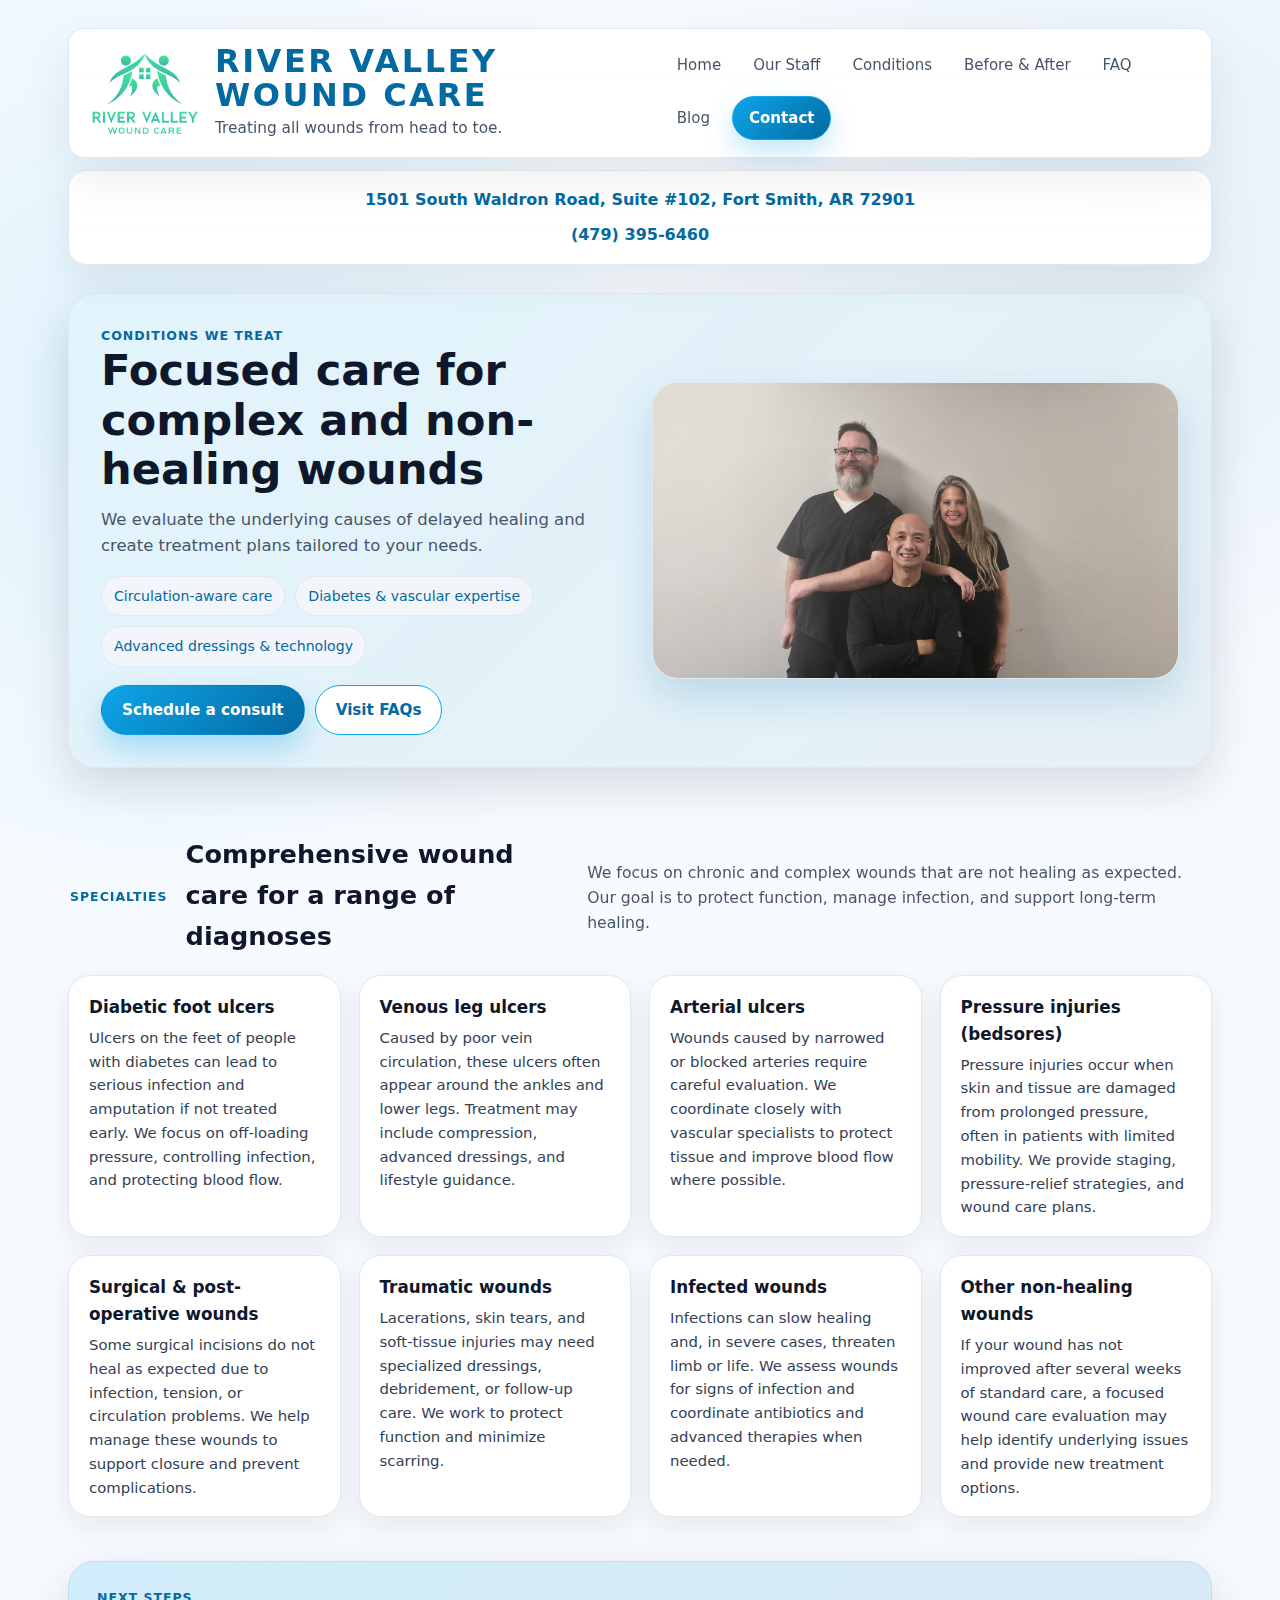
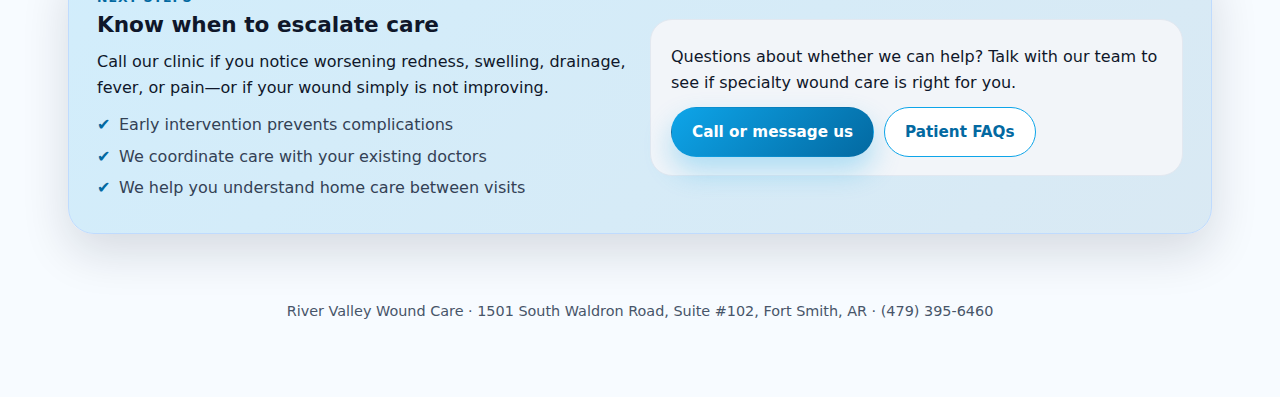
<file: Conditions.html>
<!DOCTYPE html>
<html lang="en">
<head>
  <meta charset="UTF-8" />
  <title>River Valley Wound Care | Conditions We Treat</title>
  <meta name="viewport" content="width=device-width, initial-scale=1" />
  <meta
    name="description"
    content="See the chronic and complex wound conditions treated by River Valley Wound Care, including diabetic foot ulcers, venous ulcers, pressure injuries, and surgical wounds."
  />
  <link rel="stylesheet" href="css/styles.css" />
  <script defer src="js/navigation.js"></script>
</head>
<body>
  <div class="page">
    <div id="site-header"></div>

    <main>
      <section class="hero">
        <div class="hero-content">
          <div class="eyebrow">Conditions we treat</div>
          <h1>Focused care for complex and non-healing wounds</h1>
          <p class="subtitle">We evaluate the underlying causes of delayed healing and create treatment plans tailored to your needs.</p>
          <div class="badge-row">
            <span class="pill">Circulation-aware care</span>
            <span class="pill">Diabetes & vascular expertise</span>
            <span class="pill">Advanced dressings & technology</span>
          </div>
          <div class="hero-actions">
            <a href="Contact.html" class="button primary">Schedule a consult</a>
            <a href="FAQ.html" class="button secondary">Visit FAQs</a>
          </div>
        </div>
        <div class="hero-image">
          <img src="images/team/team-hero.jpg" alt="Wound care specialists evaluating a wound" />
        </div>
      </section>

      <section class="section">
        <header>
          <div class="eyebrow">Specialties</div>
          <h2>Comprehensive wound care for a range of diagnoses</h2>
          <p class="intro">We focus on chronic and complex wounds that are not healing as expected. Our goal is to protect function, manage infection, and support long-term healing.</p>
        </header>
        <div class="grid">
          <article class="card">
            <h3>Diabetic foot ulcers</h3>
            <p>Ulcers on the feet of people with diabetes can lead to serious infection and amputation if not treated early. We focus on off-loading pressure, controlling infection, and protecting blood flow.</p>
          </article>

          <article class="card">
            <h3>Venous leg ulcers</h3>
            <p>Caused by poor vein circulation, these ulcers often appear around the ankles and lower legs. Treatment may include compression, advanced dressings, and lifestyle guidance.</p>
          </article>

          <article class="card">
            <h3>Arterial ulcers</h3>
            <p>Wounds caused by narrowed or blocked arteries require careful evaluation. We coordinate closely with vascular specialists to protect tissue and improve blood flow where possible.</p>
          </article>

          <article class="card">
            <h3>Pressure injuries (bedsores)</h3>
            <p>Pressure injuries occur when skin and tissue are damaged from prolonged pressure, often in patients with limited mobility. We provide staging, pressure-relief strategies, and wound care plans.</p>
          </article>

          <article class="card">
            <h3>Surgical & post-operative wounds</h3>
            <p>Some surgical incisions do not heal as expected due to infection, tension, or circulation problems. We help manage these wounds to support closure and prevent complications.</p>
          </article>

          <article class="card">
            <h3>Traumatic wounds</h3>
            <p>Lacerations, skin tears, and soft-tissue injuries may need specialized dressings, debridement, or follow-up care. We work to protect function and minimize scarring.</p>
          </article>

          <article class="card">
            <h3>Infected wounds</h3>
            <p>Infections can slow healing and, in severe cases, threaten limb or life. We assess wounds for signs of infection and coordinate antibiotics and advanced therapies when needed.</p>
          </article>

          <article class="card">
            <h3>Other non-healing wounds</h3>
            <p>If your wound has not improved after several weeks of standard care, a focused wound care evaluation may help identify underlying issues and provide new treatment options.</p>
          </article>
        </div>
      </section>

      <section class="highlight">
        <div>
          <div class="eyebrow">Next steps</div>
          <h2>Know when to escalate care</h2>
          <p>Call our clinic if you notice worsening redness, swelling, drainage, fever, or pain—or if your wound simply is not improving.</p>
          <ul class="list-check">
            <li>Early intervention prevents complications</li>
            <li>We coordinate care with your existing doctors</li>
            <li>We help you understand home care between visits</li>
          </ul>
        </div>
        <div class="summary-box">
          <p class="subtitle">Questions about whether we can help? Talk with our team to see if specialty wound care is right for you.</p>
          <div class="hero-actions">
            <a href="Contact.html" class="button primary">Call or message us</a>
            <a href="FAQ.html" class="button secondary">Patient FAQs</a>
          </div>
        </div>
      </section>
    </main>

    <footer>
      River Valley Wound Care · 1501 South Waldron Road, Suite #102, Fort Smith, AR · (479) 395-6460
    </footer>
  </div>
</body>
</html>
</file>
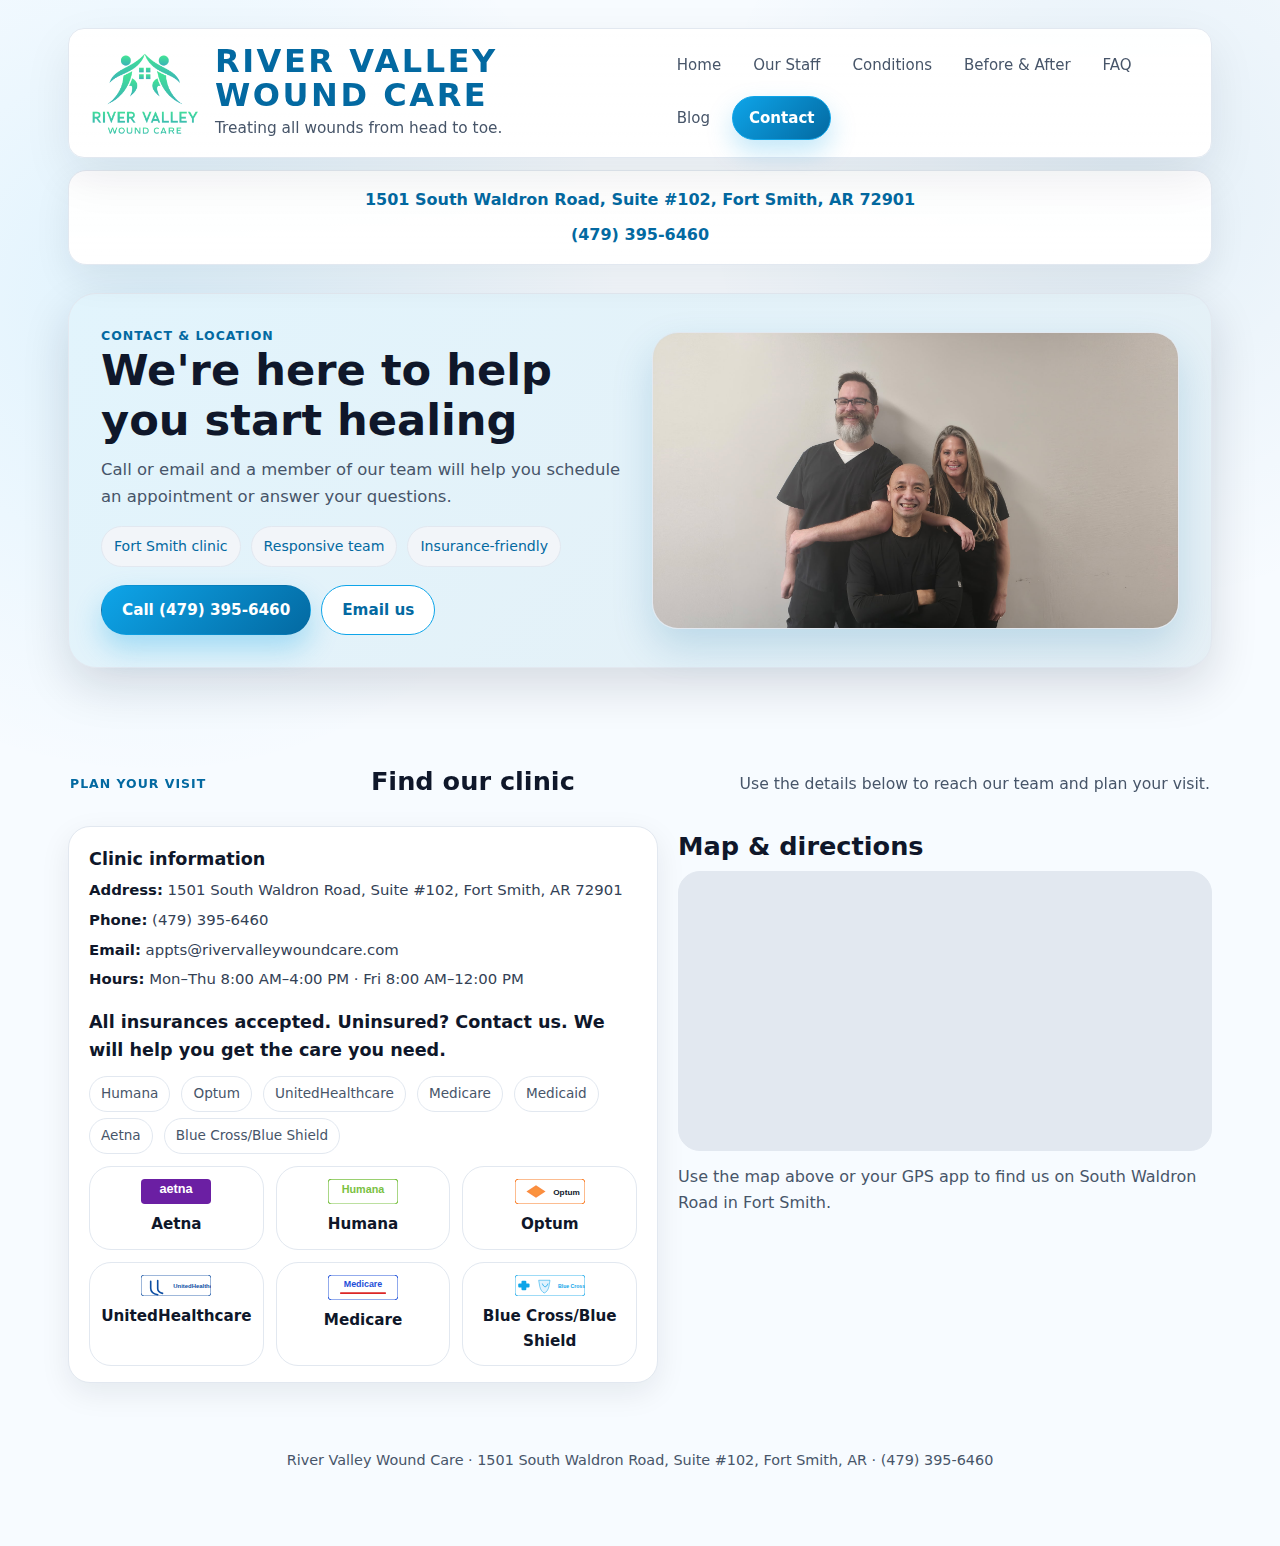
<file: Contact.html>
<!DOCTYPE html>
<html lang="en">
<head>
  <meta charset="UTF-8" />
  <title>River Valley Wound Care | Contact & Location</title>
  <meta name="viewport" content="width=device-width, initial-scale=1" />
  <meta
    name="description"
    content="Contact River Valley Wound Care in Fort Smith, AR to schedule an appointment, confirm insurance options, and get directions to our clinic."
  />
  <link rel="stylesheet" href="css/styles.css" />
  <script defer src="js/navigation.js"></script>
</head>
<body>
  <div class="page">
    <div id="site-header"></div>

    <main>
      <section class="hero">
        <div class="hero-content">
          <div class="eyebrow">Contact & location</div>
          <h1>We're here to help you start healing</h1>
          <p class="subtitle">Call or email and a member of our team will help you schedule an appointment or answer your questions.</p>
          <div class="badge-row">
            <span class="pill">Fort Smith clinic</span>
            <span class="pill">Responsive team</span>
            <span class="pill">Insurance-friendly</span>
          </div>
          <div class="hero-actions">
            <a href="tel:+14793956460" class="button primary">Call (479) 395-6460</a>
            <a href="mailto:appts@rivervalleywoundcare.com" class="button secondary">Email us</a>
          </div>
        </div>
        <div class="hero-image">
          <img src="images/team/team-hero.jpg" alt="Front desk greeting patients" />
        </div>
      </section>

      <section class="section">
        <header>
          <div class="eyebrow">Plan your visit</div>
          <h2>Find our clinic</h2>
          <p class="intro">Use the details below to reach our team and plan your visit.</p>
        </header>

        <div class="contact-grid">
          <section class="card">
            <h2>Clinic information</h2>
            <p class="line"><span class="label">Address:</span> 1501 South Waldron Road, Suite #102, Fort Smith, AR 72901</p>
            <p class="line"><span class="label">Phone:</span> (479) 395-6460</p>
            <p class="line"><span class="label">Email:</span> <a href="mailto:appts@rivervalleywoundcare.com">appts@rivervalleywoundcare.com</a></p>
            <p class="line"><span class="label">Hours:</span> Mon–Thu 8:00 AM–4:00 PM · Fri 8:00 AM–12:00 PM</p>

            <h2 class="mt-16">All insurances accepted. Uninsured? Contact us. We will help you get the care you need.</h2>
            <div class="insurance-tags">
              <span>Humana</span>
              <span>Optum</span>
              <span>UnitedHealthcare</span>
              <span>Medicare</span>
              <span>Medicaid</span>
              <span>Aetna</span>
              <span>Blue Cross/Blue Shield</span>
            </div>

            <div class="insurance-logos" aria-label="Insurance logos">
              <figure class="insurance-logo">
                <img src="images/insurance/aetna-logo.svg" alt="Aetna logo" loading="lazy" />
                <figcaption>Aetna</figcaption>
              </figure>
              <figure class="insurance-logo">
                <img src="images/insurance/humana-logo.svg" alt="Humana logo" loading="lazy" />
                <figcaption>Humana</figcaption>
              </figure>
              <figure class="insurance-logo">
                <img src="images/insurance/optum-logo.svg" alt="Optum logo" loading="lazy" />
                <figcaption>Optum</figcaption>
              </figure>
              <figure class="insurance-logo">
                <img src="images/insurance/unitedhealthcare-logo.svg" alt="UnitedHealthcare logo" loading="lazy" />
                <figcaption>UnitedHealthcare</figcaption>
              </figure>
              <figure class="insurance-logo">
                <img src="images/insurance/medicare-logo.svg" alt="Medicare logo" loading="lazy" />
                <figcaption>Medicare</figcaption>
              </figure>
              <figure class="insurance-logo">
                <img src="images/insurance/bluecrossblueshield-logo.svg" alt="Blue Cross and Blue Shield logo" loading="lazy" />
                <figcaption>Blue Cross/Blue Shield</figcaption>
              </figure>
            </div>
          </section>

          <section>
            <h2 class="heading-small">Map & directions</h2>
            <iframe
              loading="lazy"
              allowfullscreen
              referrerpolicy="no-referrer-when-downgrade"
              title="Map showing River Valley Wound Care in Fort Smith, Arkansas"
              src="https://www.google.com/maps?q=1501+South+Waldron+Road,+Suite+%23102,+Fort+Smith,+AR+72901&output=embed">
            </iframe>
            <p class="subtitle mt-10">Use the map above or your GPS app to find us on South Waldron Road in Fort Smith.</p>
          </section>
        </div>
      </section>
    </main>

    <footer>
      River Valley Wound Care · 1501 South Waldron Road, Suite #102, Fort Smith, AR · (479) 395-6460
    </footer>
  </div>
</body>
</html>
</file>
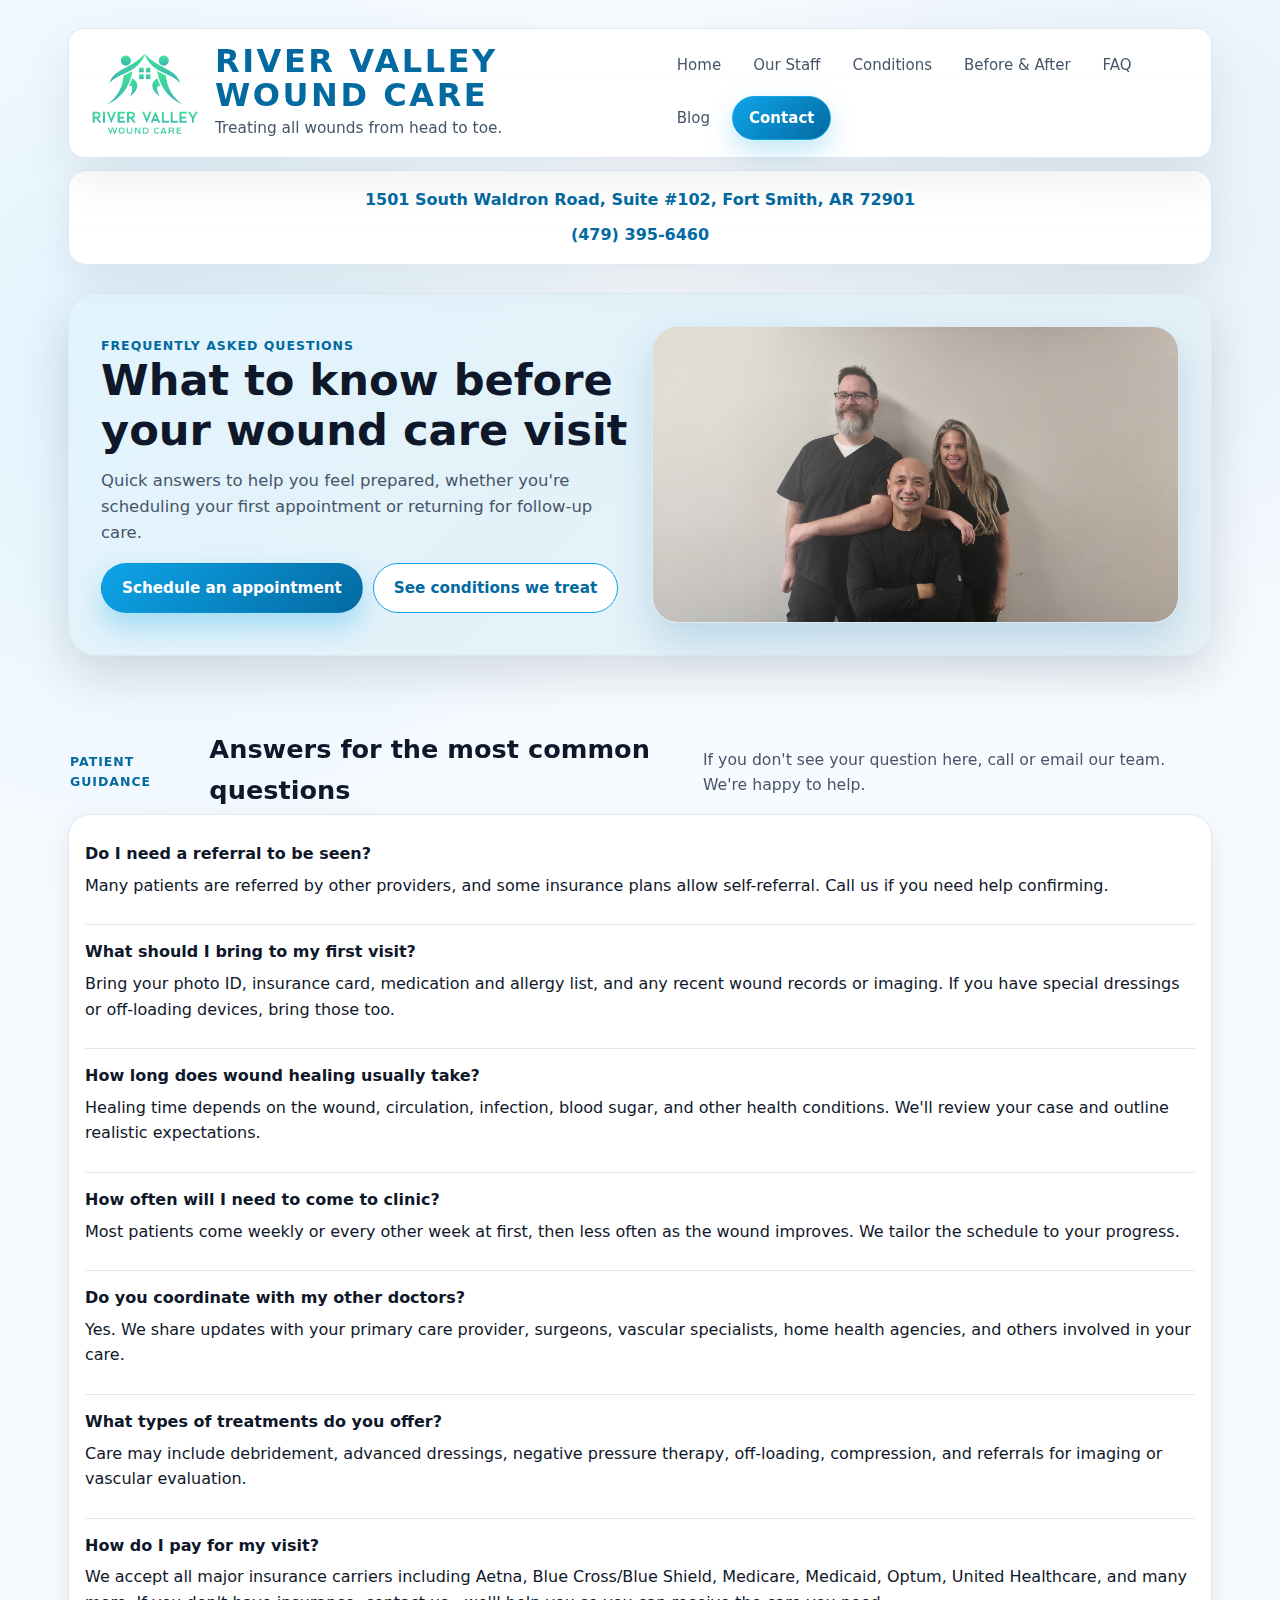
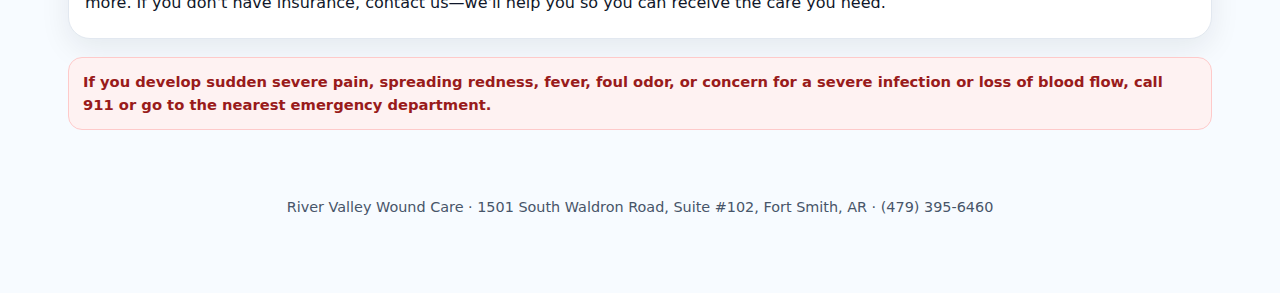
<file: FAQ.html>
<!DOCTYPE html>
<html lang="en">
<head>
  <meta charset="UTF-8" />
  <title>River Valley Wound Care | FAQ</title>
  <meta name="viewport" content="width=device-width, initial-scale=1" />
  <meta
    name="description"
    content="Answers to common wound care questions so you can prepare for your appointment at River Valley Wound Care in Fort Smith, Arkansas."
  />
  <link rel="stylesheet" href="css/styles.css" />
  <script defer src="js/navigation.js"></script>
</head>
<body>
  <div class="page">
    <div id="site-header"></div>

    <main>
      <section class="hero">
        <div class="hero-content">
          <div class="eyebrow">Frequently asked questions</div>
          <h1>What to know before your wound care visit</h1>
          <p class="subtitle">Quick answers to help you feel prepared, whether you're scheduling your first appointment or returning for follow-up care.</p>
          <div class="hero-actions">
            <a href="Contact.html" class="button primary">Schedule an appointment</a>
            <a href="Conditions.html" class="button secondary">See conditions we treat</a>
          </div>
        </div>
        <div class="hero-image">
          <img src="images/team/team-hero.jpg" alt="Provider consulting with patient" />
        </div>
      </section>

      <section class="section">
        <header>
          <div class="eyebrow">Patient guidance</div>
          <h2>Answers for the most common questions</h2>
          <p class="intro">If you don't see your question here, call or email our team. We're happy to help.</p>
        </header>

        <div class="card compact">
          <div class="faq-item">
            <div class="q"><strong>Do I need a referral to be seen?</strong></div>
            <div class="a">Many patients are referred by other providers, and some insurance plans allow self-referral. Call us if you need help confirming.</div>
          </div>

          <div class="faq-item">
            <div class="q"><strong>What should I bring to my first visit?</strong></div>
            <div class="a">Bring your photo ID, insurance card, medication and allergy list, and any recent wound records or imaging. If you have special dressings or off-loading devices, bring those too.</div>
          </div>

          <div class="faq-item">
            <div class="q"><strong>How long does wound healing usually take?</strong></div>
            <div class="a">Healing time depends on the wound, circulation, infection, blood sugar, and other health conditions. We'll review your case and outline realistic expectations.</div>
          </div>

          <div class="faq-item">
            <div class="q"><strong>How often will I need to come to clinic?</strong></div>
            <div class="a">Most patients come weekly or every other week at first, then less often as the wound improves. We tailor the schedule to your progress.</div>
          </div>

          <div class="faq-item">
            <div class="q"><strong>Do you coordinate with my other doctors?</strong></div>
            <div class="a">Yes. We share updates with your primary care provider, surgeons, vascular specialists, home health agencies, and others involved in your care.</div>
          </div>

          <div class="faq-item">
            <div class="q"><strong>What types of treatments do you offer?</strong></div>
            <div class="a">Care may include debridement, advanced dressings, negative pressure therapy, off-loading, compression, and referrals for imaging or vascular evaluation.</div>
          </div>

          <div class="faq-item">
            <div class="q"><strong>How do I pay for my visit?</strong></div>
            <div class="a">We accept all major insurance carriers including Aetna, Blue Cross/Blue Shield, Medicare, Medicaid, Optum, United Healthcare, and many more. If you don't have insurance, contact us—we'll help you so you can receive the care you need.</div>
          </div>
        </div>

        <div class="alert">
          <strong>If you develop sudden severe pain, spreading redness, fever, foul odor, or concern for a severe infection or loss of blood flow, call 911 or go to the nearest emergency department.</strong>
        </div>
      </section>
    </main>

    <footer>
      River Valley Wound Care · 1501 South Waldron Road, Suite #102, Fort Smith, AR · (479) 395-6460
    </footer>
  </div>
</body>
</html>
</file>
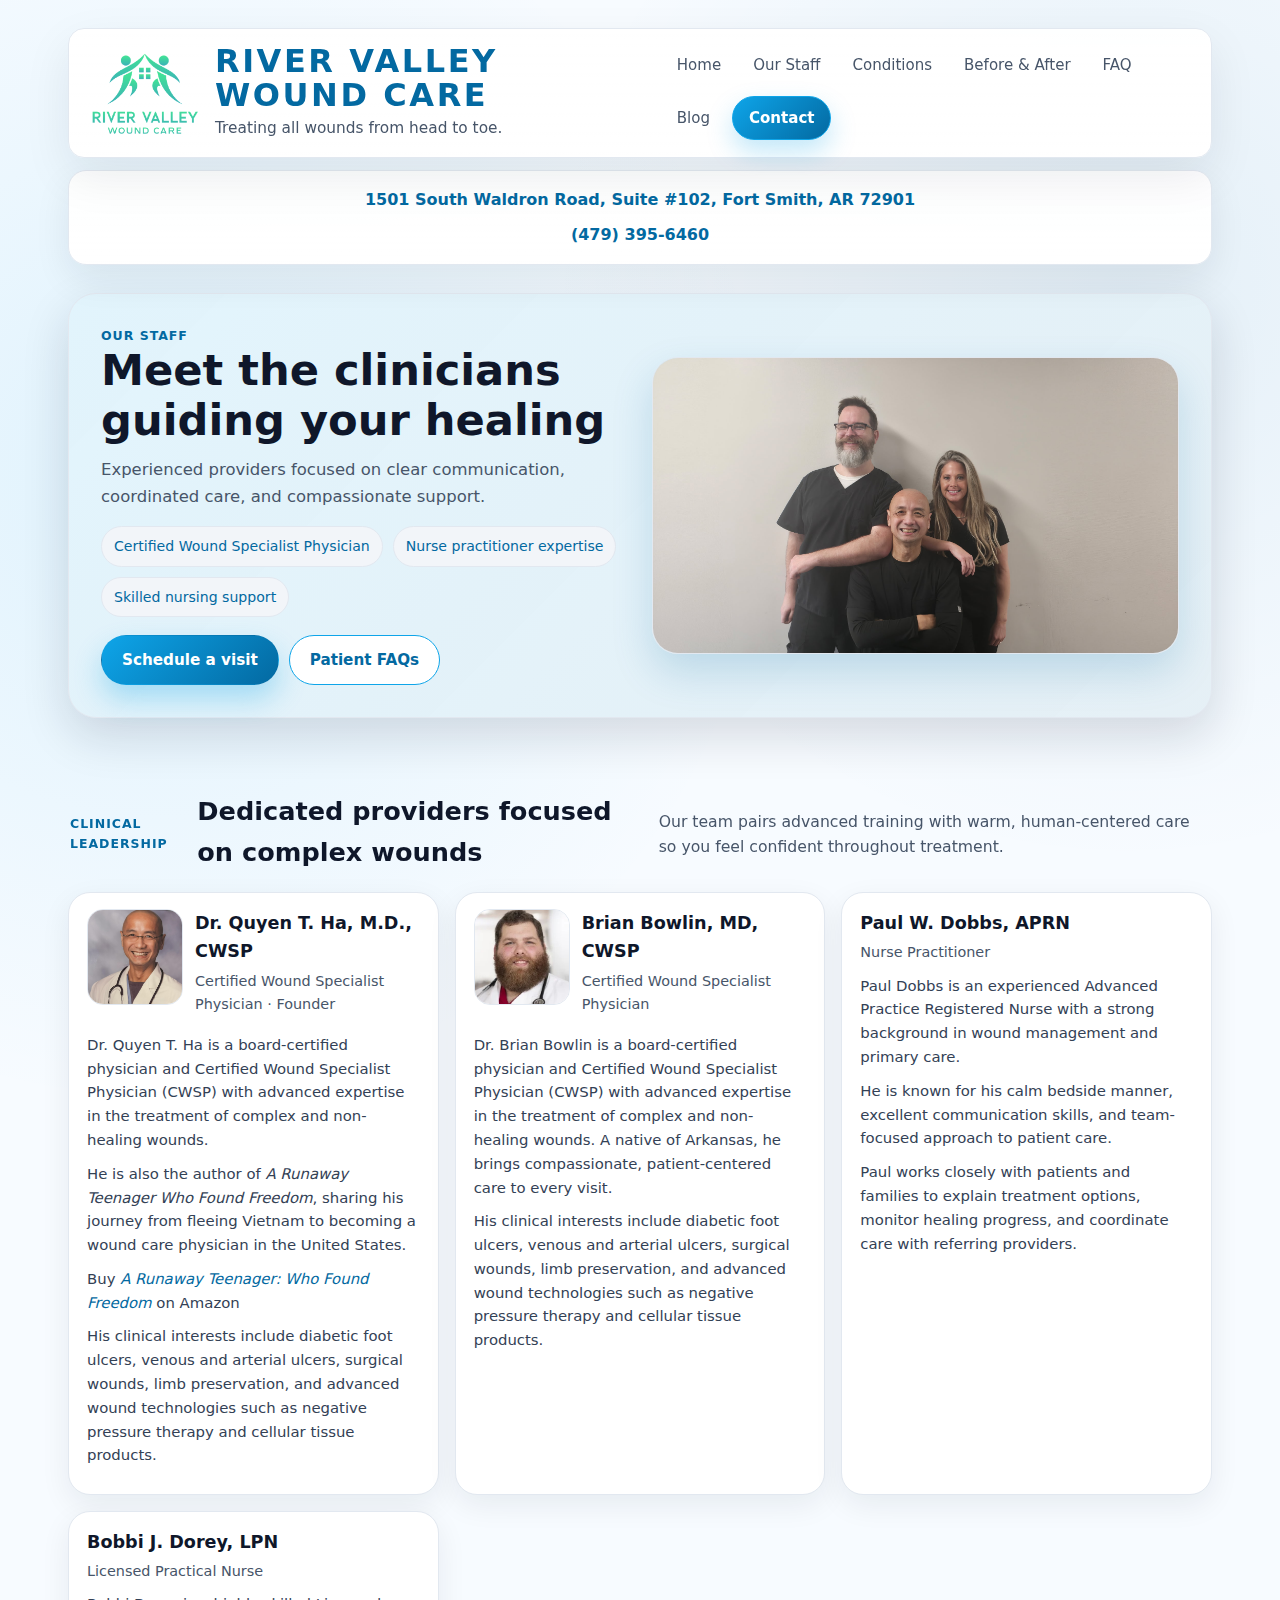
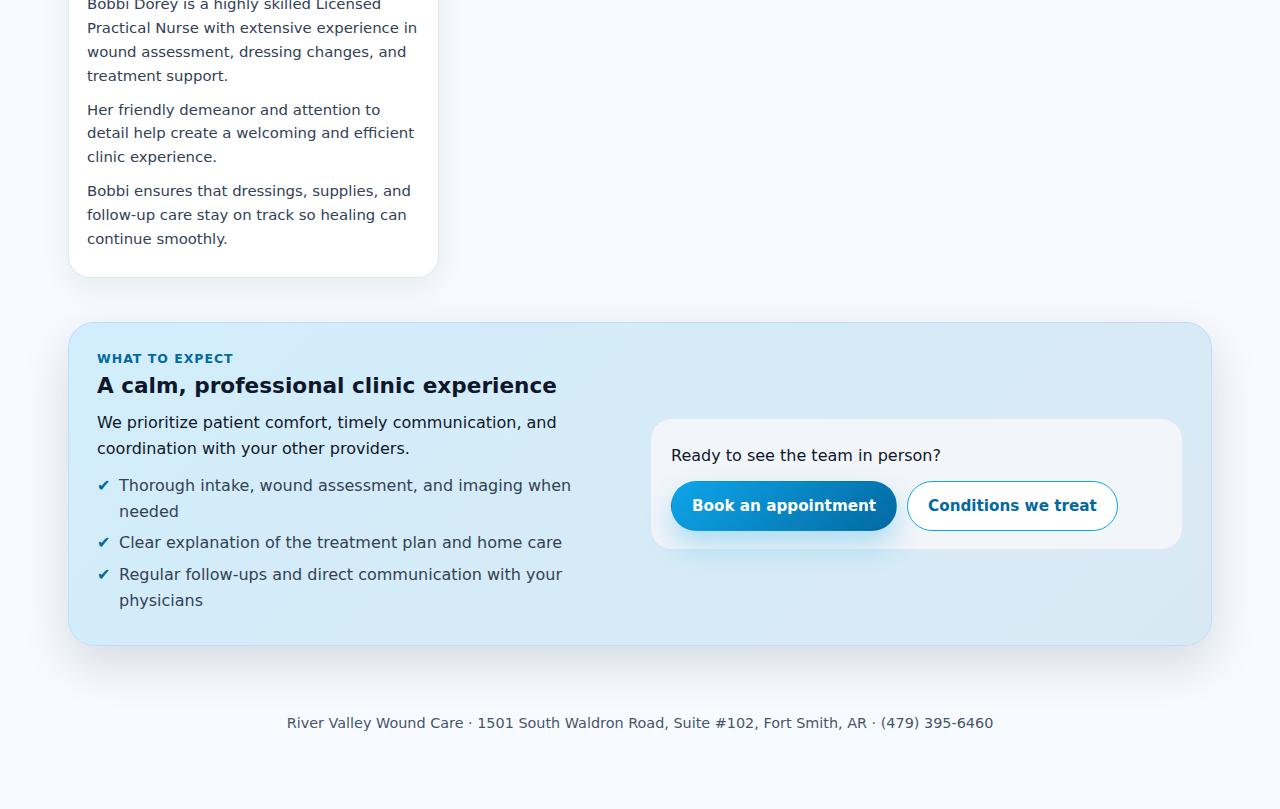
<file: Staff.html>
<!DOCTYPE html>
<html lang="en">
<head>
  <meta charset="UTF-8" />
  <title>River Valley Wound Care | Our Staff</title>
  <meta name="viewport" content="width=device-width, initial-scale=1" />
  <meta
    name="description"
    content="Meet the clinicians at River Valley Wound Care in Fort Smith, Arkansas, including Certified Wound Specialist Physician Dr. Quyen T. Ha and the team supporting patient healing."
  />
  <link rel="stylesheet" href="css/styles.css" />
  <script defer src="js/navigation.js"></script>
</head>
<body>
  <div class="page">
    <div id="site-header"></div>

    <main>
      <section class="hero">
        <div class="hero-content">
          <div class="eyebrow">Our staff</div>
          <h1>Meet the clinicians guiding your healing</h1>
          <p class="subtitle">Experienced providers focused on clear communication, coordinated care, and compassionate support.</p>
          <div class="badge-row">
            <span class="pill">Certified Wound Specialist Physician</span>
            <span class="pill">Nurse practitioner expertise</span>
            <span class="pill">Skilled nursing support</span>
          </div>
          <div class="hero-actions">
            <a href="Contact.html" class="button primary">Schedule a visit</a>
            <a href="FAQ.html" class="button secondary">Patient FAQs</a>
          </div>
        </div>
        <div class="hero-image">
          <img src="images/team/team-hero.jpg" alt="River Valley Wound Care team" />
        </div>
      </section>

      <section class="section">
        <header>
          <div class="eyebrow">Clinical leadership</div>
          <h2>Dedicated providers focused on complex wounds</h2>
          <p class="intro">Our team pairs advanced training with warm, human-centered care so you feel confident throughout treatment.</p>
        </header>
        <div class="team-grid">
          <article class="profile">
            <div class="profile-header">
              <img
                src="images/team/Dr. Ha.jpg"
                alt="Dr. Quyen T. Ha portrait"
                class="profile-photo"
                loading="lazy"
              />
              <div>
                <h2>Dr. Quyen T. Ha, M.D., CWSP</h2>
                <div class="title">Certified Wound Specialist Physician · Founder</div>
              </div>
            </div>
            <p>Dr. Quyen T. Ha is a board-certified physician and Certified Wound Specialist Physician (CWSP) with advanced expertise in the treatment of complex and non-healing wounds.</p>
            <p>He is also the author of <em>A Runaway Teenager Who Found Freedom</em>, sharing his journey from fleeing Vietnam to becoming a wound care physician in the United States.</p>
            <p>
              <a href="https://a.co/d/ed5X8hW" target="_blank" rel="noopener">
                Buy <em class="link-accent">A Runaway Teenager: Who Found Freedom</em> on Amazon
              </a>
            </p>
            <p>His clinical interests include diabetic foot ulcers, venous and arterial ulcers, surgical wounds, limb preservation, and advanced wound technologies such as negative pressure therapy and cellular tissue products.</p>
          </article>

          <article class="profile">
            <div class="profile-header">
              <img
                src="images/team/Dr. Bowlin.jpg"
                alt="Dr. Brian Bowlin portrait"
                class="profile-photo"
                loading="lazy"
              />
              <div>
                <h2>Brian Bowlin, MD, CWSP</h2>
                <div class="title">Certified Wound Specialist Physician</div>
              </div>
            </div>
            <p>Dr. Brian Bowlin is a board-certified physician and Certified Wound Specialist Physician (CWSP) with advanced expertise in the treatment of complex and non-healing wounds. A native of Arkansas, he brings compassionate, patient-centered care to every visit.</p>
            <p>His clinical interests include diabetic foot ulcers, venous and arterial ulcers, surgical wounds, limb preservation, and advanced wound technologies such as negative pressure therapy and cellular tissue products.</p>
          </article>

          <article class="profile">
            <h2>Paul W. Dobbs, APRN</h2>
            <div class="title">Nurse Practitioner</div>
            <p>Paul Dobbs is an experienced Advanced Practice Registered Nurse with a strong background in wound management and primary care.</p>
            <p>He is known for his calm bedside manner, excellent communication skills, and team-focused approach to patient care.</p>
            <p>Paul works closely with patients and families to explain treatment options, monitor healing progress, and coordinate care with referring providers.</p>
          </article>

          <article class="profile">
            <h2>Bobbi J. Dorey, LPN</h2>
            <div class="title">Licensed Practical Nurse</div>
            <p>Bobbi Dorey is a highly skilled Licensed Practical Nurse with extensive experience in wound assessment, dressing changes, and treatment support.</p>
            <p>Her friendly demeanor and attention to detail help create a welcoming and efficient clinic experience.</p>
            <p>Bobbi ensures that dressings, supplies, and follow-up care stay on track so healing can continue smoothly.</p>
          </article>
        </div>
      </section>

      <section class="highlight">
        <div>
          <div class="eyebrow">What to expect</div>
          <h2>A calm, professional clinic experience</h2>
          <p>We prioritize patient comfort, timely communication, and coordination with your other providers.</p>
          <ul class="list-check">
            <li>Thorough intake, wound assessment, and imaging when needed</li>
            <li>Clear explanation of the treatment plan and home care</li>
            <li>Regular follow-ups and direct communication with your physicians</li>
          </ul>
        </div>
        <div class="summary-box">
          <p class="subtitle">Ready to see the team in person?</p>
          <div class="hero-actions">
            <a href="Contact.html" class="button primary">Book an appointment</a>
            <a href="Conditions.html" class="button secondary">Conditions we treat</a>
          </div>
        </div>
      </section>
    </main>

    <footer>
      River Valley Wound Care · 1501 South Waldron Road, Suite #102, Fort Smith, AR · (479) 395-6460
    </footer>
  </div>
</body>
</html>
</file>
<file: css/styles.css>
:root {
  --bg: #f7fbff;
  --surface: #ffffff;
  --surface-soft: #f2f5f9;
  --text: #0f172a;
  --muted: #475569;
  --accent: #0ea5e9;
  --accent-strong: #0369a1;
  --border: #e2e8f0;
  --shadow-soft: 0 18px 48px rgba(15, 23, 42, 0.14);
  --radius-lg: 22px;
  --radius-md: 14px;
  --radius-pill: 999px;
}

* {
  box-sizing: border-box;
  margin: 0;
  padding: 0;
}

body {
  font-family: "Inter", system-ui, -apple-system, BlinkMacSystemFont, "Segoe UI", sans-serif;
  background: radial-gradient(circle at 12% 20%, rgba(14, 165, 233, 0.1), transparent 28%),
              radial-gradient(circle at 88% 12%, rgba(3, 105, 161, 0.08), transparent 24%),
              var(--bg);
  color: var(--text);
  line-height: 1.6;
  -webkit-font-smoothing: antialiased;
}

a { color: inherit; text-decoration: none; }
img { max-width: 100%; display: block; }

.page {
  max-width: 1180px;
  margin: 0 auto;
  padding: 28px 18px 56px;
}

#site-header {
  display: grid;
  gap: 12px;
}

.text-center { text-align: center; }
.mt-0 { margin-top: 0; }
.mt-10 { margin-top: 10px; }
.mt-16 { margin-top: 16px; }
.mt-18 { margin-top: 18px; }
.mb-8 { margin-bottom: 8px; }
.heading-small { font-size: 1.1rem; margin-bottom: 8px; }
.subtitle-inline { margin: 0 0 6px; }
.inline-pill { display: inline-block; margin-top: 10px; }
.link-accent { color: var(--accent-strong); }

.button.compact { padding: 10px 18px; }
.button.slim { padding: 10px 16px; }

header {
  display: flex;
  align-items: center;
  justify-content: space-between;
  gap: 18px;
  padding: 16px 20px;
  border: 1px solid var(--border);
  border-radius: 16px;
  background: linear-gradient(180deg, rgba(255, 255, 255, 0.95) 0%, #ffffff 100%);
  box-shadow: 0 18px 48px rgba(15, 23, 42, 0.08);
  position: sticky;
  top: 18px;
  z-index: 10;
  min-height: 110px;
}

.header-top {
  display: flex;
  align-items: center;
  gap: 14px;
  flex: 1 1 auto;
  min-width: 0;
}

.brand { display: flex; align-items: center; gap: 14px; }
.brand-logo { height: 90px; width: auto; }
.brand-text { display: flex; flex-direction: column; gap: 4px; }
.brand-name {
  font-size: clamp(1.5rem, 3vw, 2rem);
  font-weight: 800;
  letter-spacing: 0.08em;
  text-transform: uppercase;
  color: var(--accent-strong);
  line-height: 1.05;
}
.brand-tagline { font-size: 0.96rem; color: var(--muted); }

nav {
  display: flex;
  flex-wrap: wrap;
  gap: 12px;
  font-size: 0.94rem;
  color: var(--muted);
  align-items: center;
}

.menu-toggle {
  display: none;
  align-items: center;
  justify-content: center;
  flex-direction: column;
  gap: 4px;
  padding: 10px 12px;
  border-radius: 12px;
  border: 1px solid var(--border);
  background: linear-gradient(180deg, #ffffff 0%, #f5f8fc 100%);
  box-shadow: 0 12px 30px rgba(15, 23, 42, 0.08);
  cursor: pointer;
  transition: transform 0.2s ease, box-shadow 0.2s ease, background 0.2s ease;
  margin-left: auto;
}

.menu-toggle span {
  display: block;
  width: 18px;
  height: 2px;
  background: #0f172a;
  border-radius: 999px;
  transition: transform 0.25s ease, opacity 0.25s ease;
}

.nav-open .menu-toggle {
  box-shadow: 0 10px 24px rgba(15, 23, 42, 0.12);
}

.nav-open .menu-toggle span:nth-child(1) { transform: translateY(6px) rotate(45deg); }
.nav-open .menu-toggle span:nth-child(2) { opacity: 0; }
.nav-open .menu-toggle span:nth-child(3) { transform: translateY(-6px) rotate(-45deg); }

.corner-logo {
  position: fixed;
  top: 12px;
  left: 12px;
  display: inline-flex;
  align-items: center;
  gap: 8px;
  padding: 8px 10px;
  background: rgba(255, 255, 255, 0.95);
  border: 1px solid var(--border);
  border-radius: var(--radius-pill);
  box-shadow: 0 12px 26px rgba(15, 23, 42, 0.12);
  z-index: 30;
}

.corner-logo img {
  height: 38px;
  width: auto;
}

nav a {
  position: relative;
  padding: 7px 10px;
  border-radius: var(--radius-pill);
  transition: color 0.2s ease, background 0.2s ease, box-shadow 0.2s ease;
}

nav a:hover, nav a:focus-visible {
  color: var(--text);
  background: var(--surface-soft);
  box-shadow: inset 0 0 0 1px var(--border);
}

.nav-cta {
  padding: 9px 16px;
  border-radius: var(--radius-pill);
  border: 1px solid var(--accent);
  color: var(--surface);
  background: linear-gradient(135deg, var(--accent) 0%, var(--accent-strong) 100%);
  font-weight: 600;
  box-shadow: 0 12px 26px rgba(14, 165, 233, 0.25);
}

.nav-cta:hover {
  box-shadow: 0 16px 32px rgba(3, 105, 161, 0.25);
}

.header-contact {
  display: grid;
  grid-template-columns: 1fr;
  align-items: center;
  justify-items: center;
  gap: 10px;
  padding: 16px 18px;
  border: 1px solid var(--border);
  border-radius: 18px;
  background: linear-gradient(180deg, rgba(255, 255, 255, 0.94) 0%, #ffffff 100%);
  box-shadow: 0 14px 36px rgba(15, 23, 42, 0.08);
  text-align: center;
}

.contact-line {
  display: inline-flex;
  align-items: center;
  justify-content: center;
  text-align: center;
  width: 100%;
  color: var(--accent-strong);
  font-weight: 800;
  font-size: 1rem;
}

.team-photo-banner {
  margin-top: 14px;
  margin-bottom: 24px;
  border-radius: calc(var(--radius-lg) + 6px);
  overflow: hidden;
  border: 1px solid var(--border);
  box-shadow: var(--shadow-soft);
  background: var(--surface);
}

.team-photo-banner img {
  width: 100%;
  height: auto;
  object-fit: cover;
}

main { margin-top: 28px; }

.hero {
  display: grid;
  grid-template-columns: repeat(auto-fit, minmax(280px, 1fr));
  gap: 24px;
  align-items: center;
  padding: 32px;
  border-radius: calc(var(--radius-lg) + 6px);
  background: linear-gradient(135deg, rgba(14, 165, 233, 0.12), rgba(3, 105, 161, 0.1)),
              var(--surface);
  border: 1px solid var(--border);
  box-shadow: var(--shadow-soft);
}

.hero-content h1 {
  font-size: clamp(2.1rem, 4vw, 2.7rem);
  line-height: 1.15;
  margin-bottom: 12px;
}

.hero-content p {
  font-size: 1.03rem;
  color: var(--muted);
  margin-bottom: 16px;
}

.badge-row {
  display: flex;
  flex-wrap: wrap;
  gap: 10px;
  margin-bottom: 18px;
}

.pill {
  display: inline-flex;
  align-items: center;
  gap: 6px;
  padding: 8px 12px;
  background: var(--surface-soft);
  border-radius: var(--radius-pill);
  color: var(--accent-strong);
  font-size: 0.88rem;
  border: 1px solid var(--border);
}

.hero-actions {
  display: flex;
  flex-wrap: wrap;
  gap: 10px;
}

.button {
  display: inline-flex;
  align-items: center;
  justify-content: center;
  gap: 8px;
  padding: 12px 20px;
  border-radius: var(--radius-pill);
  border: 1px solid transparent;
  font-weight: 600;
  font-size: 0.95rem;
  cursor: pointer;
  transition: transform 0.18s ease, box-shadow 0.18s ease, background 0.18s ease, color 0.18s ease;
}

.button.primary {
  background: linear-gradient(135deg, var(--accent) 0%, var(--accent-strong) 100%);
  color: var(--surface);
  box-shadow: 0 14px 28px rgba(14, 165, 233, 0.3);
}

.button.secondary {
  background: var(--surface);
  color: var(--accent-strong);
  border-color: var(--accent);
}

.button:hover { transform: translateY(-1px); }

.hero-image {
  position: relative;
  background: radial-gradient(circle at 20% 20%, rgba(14, 165, 233, 0.25), transparent 40%);
  border-radius: calc(var(--radius-lg) + 4px);
  overflow: hidden;
  border: 1px solid var(--border);
  box-shadow: 0 18px 40px rgba(3, 105, 161, 0.18);
}

.hero-image img {
  width: 100%;
  height: 100%;
  object-fit: cover;
}

.section {
  margin: 48px 0 8px;
}

.section header {
  position: relative;
  padding: 0 2px 10px;
  border: none;
  box-shadow: none;
  background: transparent;
  border-radius: 0;
}

.section h2 {
  font-size: 1.6rem;
  margin-bottom: 4px;
}

.section .intro {
  font-size: 0.98rem;
  color: var(--muted);
  max-width: 48rem;
}

.grid {
  display: grid;
  grid-template-columns: repeat(auto-fit, minmax(260px, 1fr));
  gap: 18px;
  margin-top: 22px;
}

.card { 
  background: var(--surface);
  border: 1px solid var(--border);
  border-radius: var(--radius-lg);
  padding: 18px 20px 16px;
  box-shadow: 0 10px 30px rgba(15, 23, 42, 0.08);
}

.card.compact { padding: 14px 16px 10px; }

.faq-item {
  display: grid;
  gap: 6px;
  padding: 12px 0;
}

.faq-item + .faq-item {
  margin-top: 14px;
  padding-top: 14px;
  border-top: 1px solid var(--border);
}

.card h3 { font-size: 1.05rem; margin-bottom: 6px; }
.card p { color: #334155; font-size: 0.93rem; }

.list-check {
  list-style: none;
  padding-left: 0;
  margin: 10px 0 0;
}

.list-check li {
  position: relative;
  padding-left: 22px;
  margin-bottom: 6px;
  color: #334155;
}

.list-check li::before {
  content: "✔";
  position: absolute;
  left: 0;
  top: 0;
  color: var(--accent-strong);
  font-weight: 700;
}

.highlight {
  display: grid;
  grid-template-columns: repeat(auto-fit, minmax(260px, 1fr));
  gap: 20px;
  align-items: center;
  padding: 26px 28px;
  border-radius: calc(var(--radius-lg) + 4px);
  background: linear-gradient(135deg, rgba(14, 165, 233, 0.16), rgba(3, 105, 161, 0.12));
  border: 1px solid #bfdbfe;
  box-shadow: var(--shadow-soft);
  margin: 44px 0;
}

.highlight h2 { font-size: 1.35rem; margin-bottom: 6px; }
.highlight p { color: #0f172a; margin-bottom: 12px; }
.highlight ul { margin: 0; }

.split {
  display: grid;
  grid-template-columns: repeat(auto-fit, minmax(280px, 1fr));
  gap: 18px;
  align-items: start;
}

.summary-box {
  border-radius: var(--radius-lg);
  padding: 18px 20px;
  background: var(--surface-soft);
  border: 1px solid var(--border);
}

.article-page {
  max-width: 900px;
  margin: 0 auto;
}

.article-hero {
  grid-template-columns: 1fr;
  padding: 28px;
}

.article-hero .hero-content {
  max-width: 760px;
}

.article-meta {
  display: flex;
  flex-wrap: wrap;
  gap: 10px;
  margin-top: 12px;
}

.link-pill {
  color: var(--accent-strong);
  background: rgba(14, 165, 233, 0.08);
  border: 1px solid rgba(14, 165, 233, 0.24);
}

.article-content {
  display: grid;
  gap: 14px;
  margin-top: 24px;
}

.article-content h2 {
  font-size: 1.25rem;
  margin-top: 6px;
}

.article-content p {
  color: #334155;
  font-size: 1rem;
}

.before-after-hero {
  grid-template-columns: repeat(auto-fit, minmax(320px, 1fr));
  gap: 28px;
}

.before-after-hero-visual {
  display: flex;
  align-items: center;
  justify-content: center;
}

.photo-stack {
  display: grid;
  gap: 12px;
  padding: 16px;
  background: linear-gradient(145deg, rgba(14, 165, 233, 0.12), rgba(3, 105, 161, 0.18));
  border-radius: var(--radius-lg);
  border: 1px solid var(--border);
  box-shadow: var(--shadow-soft);
  width: min(380px, 100%);
}

.photo-chip {
  padding: 12px 14px;
  border-radius: var(--radius-md);
  color: var(--surface);
  font-weight: 700;
  letter-spacing: 0.02em;
  background: linear-gradient(135deg, rgba(255, 255, 255, 0.12), rgba(255, 255, 255, 0.08));
  border: 1px solid rgba(255, 255, 255, 0.4);
  box-shadow: 0 10px 30px rgba(3, 105, 161, 0.2);
  text-transform: uppercase;
  font-size: 0.95rem;
}

.photo-chip.before {
  background: linear-gradient(135deg, #0ea5e9, #0369a1);
}

.photo-chip.after {
  background: linear-gradient(135deg, #22c55e, #15803d);
}

.photo-chip.detail {
  background: linear-gradient(135deg, #fbbf24, #d97706);
  color: #0f172a;
}

.before-after-grid {
  display: grid;
  grid-template-columns: repeat(auto-fit, minmax(320px, 1fr));
  gap: 18px;
}

.case-card {
  display: grid;
  gap: 14px;
  padding: 18px;
  border-radius: var(--radius-lg);
  background: var(--surface);
  border: 1px solid var(--border);
  box-shadow: var(--shadow-soft);
}

.case-text h3 {
  margin: 4px 0 6px;
}

.case-text p {
  color: var(--muted);
}

.before-after-pair {
  display: grid;
  grid-template-columns: repeat(auto-fit, minmax(220px, 1fr));
  gap: 12px;
}

.case-timeline {
  display: grid;
  grid-template-columns: repeat(auto-fit, minmax(180px, 1fr));
  gap: 12px;
}

.before-after-pair figure {
  display: grid;
  gap: 6px;
}

.before-after-pair figcaption {
  font-size: 0.92rem;
  color: var(--muted);
}

.case-photo {
  position: relative;
  height: 180px;
  border-radius: var(--radius-md);
  border: 1px solid var(--border);
  overflow: hidden;
  background-size: cover;
  background-position: center;
  box-shadow: inset 0 0 0 1px rgba(255, 255, 255, 0.2);
}

.case-photo::after {
  content: none;
}

.case-photo.before,
.case-photo.after {
  background-color: #f8fafc;
}

.photo-diabetic.before { background-image: radial-gradient(circle at 30% 30%, rgba(248, 113, 113, 0.45), transparent 48%),
                                       radial-gradient(circle at 70% 60%, rgba(251, 146, 60, 0.45), transparent 42%),
                                       linear-gradient(135deg, rgba(239, 68, 68, 0.22), rgba(249, 115, 22, 0.28)); }
.photo-diabetic.after { background-image: radial-gradient(circle at 40% 40%, rgba(52, 211, 153, 0.5), transparent 46%),
                                      radial-gradient(circle at 70% 70%, rgba(59, 130, 246, 0.32), transparent 40%),
                                      linear-gradient(135deg, rgba(34, 197, 94, 0.26), rgba(59, 130, 246, 0.2)); }

.photo-venous.before { background-image: radial-gradient(circle at 28% 40%, rgba(59, 130, 246, 0.36), transparent 48%),
                                     radial-gradient(circle at 70% 70%, rgba(56, 189, 248, 0.38), transparent 40%),
                                     linear-gradient(145deg, rgba(59, 130, 246, 0.18), rgba(14, 165, 233, 0.28)); }
.photo-venous.after { background-image: radial-gradient(circle at 36% 32%, rgba(34, 197, 94, 0.48), transparent 44%),
                                    radial-gradient(circle at 70% 70%, rgba(16, 185, 129, 0.36), transparent 40%),
                                    linear-gradient(145deg, rgba(34, 197, 94, 0.24), rgba(52, 211, 153, 0.22)); }

.photo-surgical.before { background-image: radial-gradient(circle at 28% 28%, rgba(248, 180, 0, 0.42), transparent 42%),
                                       radial-gradient(circle at 62% 64%, rgba(244, 114, 182, 0.36), transparent 40%),
                                       linear-gradient(135deg, rgba(248, 180, 0, 0.24), rgba(244, 114, 182, 0.2)); }
.photo-surgical.after { background-image: radial-gradient(circle at 34% 34%, rgba(59, 130, 246, 0.28), transparent 46%),
                                      radial-gradient(circle at 70% 68%, rgba(52, 211, 153, 0.32), transparent 40%),
                                      linear-gradient(135deg, rgba(59, 130, 246, 0.24), rgba(52, 211, 153, 0.24)); }

.photo-journey-injury {
  background-image: url("../images/wounds/1.jpg");
}

.photo-journey-surgery {
  background-image: url("../images/wounds/2.jpg");
}

.photo-journey-npwt {
  background-image: url("../images/wounds/3.jpg");
}

.photo-journey-dressings {
  background-image: url("../images/wounds/4.jpg");
  background-position: center 62%;
}

.photo-journey-healed {
  background-image: url("../images/wounds/5.jpg");
}

.photo-journey-dressings::after {
  top: auto;
  bottom: 10px;
}

.photo-dfu1-assessment {
  background-image: url("../images/wounds/diabetic-foot-before.jpg");
  background-position: center 45%;
  background-size: contain;
  background-repeat: no-repeat;
}

.photo-dfu1-debridement {
  background-image: url("../images/wounds/diabetic-foot-before.jpg");
  background-position: center 45%;
  background-size: contain;
  background-repeat: no-repeat;
}

.photo-dfu1-npwt {
  background-image: url("../images/wounds/diabetic-foot-before.jpg");
  background-position: center 45%;
  background-size: contain;
  background-repeat: no-repeat;
}

.photo-dfu1-dressings {
  background-image: url("../images/wounds/diabetic-foot-after.jpg");
  background-position: center 55%;
  background-size: contain;
  background-repeat: no-repeat;
}

.photo-dfu1-healed {
  background-image: url("../images/wounds/diabetic-foot-after.jpg");
  background-position: center 55%;
  background-size: contain;
  background-repeat: no-repeat;
}

.photo-dfu2-assessment {
  background-image: url("../images/wounds/1.jpg");
  background-position: center;
}

.photo-dfu2-infection {
  background-image: url("../images/wounds/4.jpg");
  background-position: center 60%;
}

.photo-dfu2-offloading {
  background-image: url("RtFt12022025 2.jpg");
  background-position: center;
}

.photo-dfu2-granulation {
  background-image: url("../images/wounds/3.jpg");
  background-position: center;
}

.photo-dfu2-healed {
  background-image: url("../images/wounds/5.jpg");
  background-position: center;
}

.photo-diabetic-foot-before {
  background-image: url("../images/wounds/diabetic-foot-before.jpg");
  background-position: center 55%;
  background-size: contain;
  background-repeat: no-repeat;
}

.photo-diabetic-foot-after {
  background-image: url("../images/wounds/diabetic-foot-after.jpg");
  background-position: center 55%;
  background-size: contain;
  background-repeat: no-repeat;
}

.case-photo.before::after { content: "Before"; }
.case-photo.after::after { content: "After"; }

.callout { margin-top: 32px; }

.article-callout {
  border-radius: var(--radius-lg);
  border: 1px solid #bfdbfe;
  background: linear-gradient(135deg, rgba(14, 165, 233, 0.12), rgba(3, 105, 161, 0.08));
  padding: 16px 18px;
  margin: 6px 0 8px;
}

.article-callout h3 {
  margin-bottom: 8px;
  font-size: 1.05rem;
}

.article-cta {
  margin-top: 12px;
  padding: 18px 20px;
  border-radius: var(--radius-lg);
  border: 1px solid var(--border);
  background: var(--surface);
  box-shadow: 0 10px 30px rgba(15, 23, 42, 0.08);
  display: grid;
  gap: 10px;
  grid-template-columns: repeat(auto-fit, minmax(240px, 1fr));
  align-items: center;
}

.eyebrow {
  text-transform: uppercase;
  letter-spacing: 0.08em;
  font-weight: 700;
  color: var(--accent-strong);
  font-size: 0.78rem;
}

.stat-row { display: flex; flex-wrap: wrap; gap: 12px; margin-top: 12px; }
.stat {
  display: inline-block;
  padding: 12px 14px;
  background: var(--surface);
  border: 1px solid var(--border);
  border-radius: var(--radius-md);
  font-weight: 700;
  color: var(--accent-strong);
  text-decoration: none;
}

.team-grid { display: grid; grid-template-columns: repeat(auto-fit, minmax(280px, 1fr)); gap: 16px; margin-top: 16px; }
.profile { background: var(--surface); border:1px solid var(--border); border-radius: var(--radius-lg); padding:16px 18px; box-shadow:0 10px 30px rgba(15,23,42,0.07); }
.profile h2 { font-size: 1.1rem; margin-bottom: 4px; }
.profile .title { font-size: 0.9rem; color: var(--muted); margin-bottom: 10px; }
.profile p { font-size: 0.93rem; color: #334155; margin-bottom: 10px; }
.profile-header { display: flex; gap: 12px; align-items: flex-start; margin-bottom: 8px; }
.profile-photo { width: 96px; height: 96px; border-radius: 16px; border: 1px solid var(--border); object-fit: cover; background: #e2e8f0; flex-shrink: 0; }

.contact-grid { display: grid; grid-template-columns: minmax(0,1.05fr) minmax(0,0.95fr); gap: 20px; align-items: start; }

.card h2 { margin-bottom: 6px; font-size: 1.1rem; }
.line { font-size: 0.95rem; color: #334155; margin-bottom: 6px; }
.label { font-weight: 700; color: var(--text); }

.insurance-tags span {
  display: inline-block;
  margin: 6px 6px 0 0;
  padding: 6px 11px;
  border-radius: var(--radius-pill);
  background: var(--surface);
  border: 1px solid var(--border);
  font-size: 0.85rem;
  color: var(--muted);
}

.insurance-logos {
  display: grid;
  grid-template-columns: repeat(auto-fit, minmax(140px, 1fr));
  gap: 12px;
  margin-top: 12px;
}

.insurance-logo {
  background: var(--surface);
  border: 1px solid var(--border);
  border-radius: var(--radius-lg);
  padding: 12px;
  display: flex;
  flex-direction: column;
  align-items: center;
  gap: 8px;
}

.insurance-logo img {
  width: 70px;
  height: auto;
  object-fit: contain;
  flex-shrink: 0;
}

.insurance-logo figcaption {
  font-weight: 700;
  color: var(--text);
  font-size: 0.95rem;
  text-align: center;
}

form { display: grid; gap: 10px; margin-top: 10px; }
input, textarea {
  width: 100%;
  padding: 10px 12px;
  border-radius: 12px;
  border: 1px solid var(--border);
  font-size: 0.95rem;
  background: var(--surface);
}

button[type="button"], button[type="submit"] {
  border: none;
  background: linear-gradient(135deg, var(--accent) 0%, var(--accent-strong) 100%);
  color: white;
  padding: 10px 14px;
  border-radius: var(--radius-pill);
  font-weight: 600;
  cursor: pointer;
  box-shadow: 0 10px 20px rgba(14, 165, 233, 0.28);
}

button:hover { transform: translateY(-1px); }

iframe { border: 1px solid var(--border); border-radius: var(--radius-lg); width: 100%; height: 280px; background: #e2e8f0; }

.subtitle { font-size: 1rem; color: var(--muted); margin: 6px 0 18px; max-width: 46rem; }
.alert { margin-top: 18px; font-size: 0.92rem; background: #fef2f2; border: 1px solid #fecaca; border-radius: var(--radius-md); padding: 12px 14px; color: #991b1b; }

footer { margin-top: 48px; padding: 18px 0; font-size: 0.9rem; color: var(--muted); text-align: center; }

@media (max-width: 960px) {
  header { position: static; top: auto; }
  .contact-grid { grid-template-columns: minmax(0,1fr); }
}

@media (max-width: 700px) {
  .page { padding: 18px 14px 38px; }
  header {
    flex-direction: column;
    align-items: stretch;
    gap: 12px;
  }
  .header-top {
    width: 100%;
  }
  .brand-logo { height: 72px; }
  .brand-name { font-size: clamp(1.35rem, 4.4vw, 1.65rem); }
  .brand-tagline { font-size: 0.9rem; }
  .menu-toggle { display: inline-flex; }
  nav {
    display: none;
    width: 100%;
    justify-content: flex-start;
    flex-direction: column;
    gap: 8px;
    padding: 6px 0 2px;
    border-top: 1px solid var(--border);
  }
  .header-contact {
    grid-template-columns: 1fr;
    gap: 10px;
  }
  header.nav-open nav { display: flex; }
  nav a { padding: 10px 12px; border-radius: var(--radius-md); }
  .hero { padding: 20px; }
  .hero-actions { width: 100%; }
  .hero-actions .button { flex: 1; min-width: 180px; }
  .stat-row { width: 100%; }
}

@media (max-width: 520px) {
  header { border-radius: var(--radius-md); }
  nav { gap: 8px; }
  nav a { padding: 7px 10px; font-size: 0.9rem; }
  .hero { padding: 16px; gap: 16px; }
  .card { padding: 16px; }
  .grid { gap: 14px; }
  .stat-row { flex-direction: column; }
  .hero-actions { flex-direction: column; }
  .hero-actions .button { width: 100%; }
  .highlight { padding: 18px; }
  .contact-grid { gap: 14px; }
  footer { margin-top: 36px; }
}
</file>
